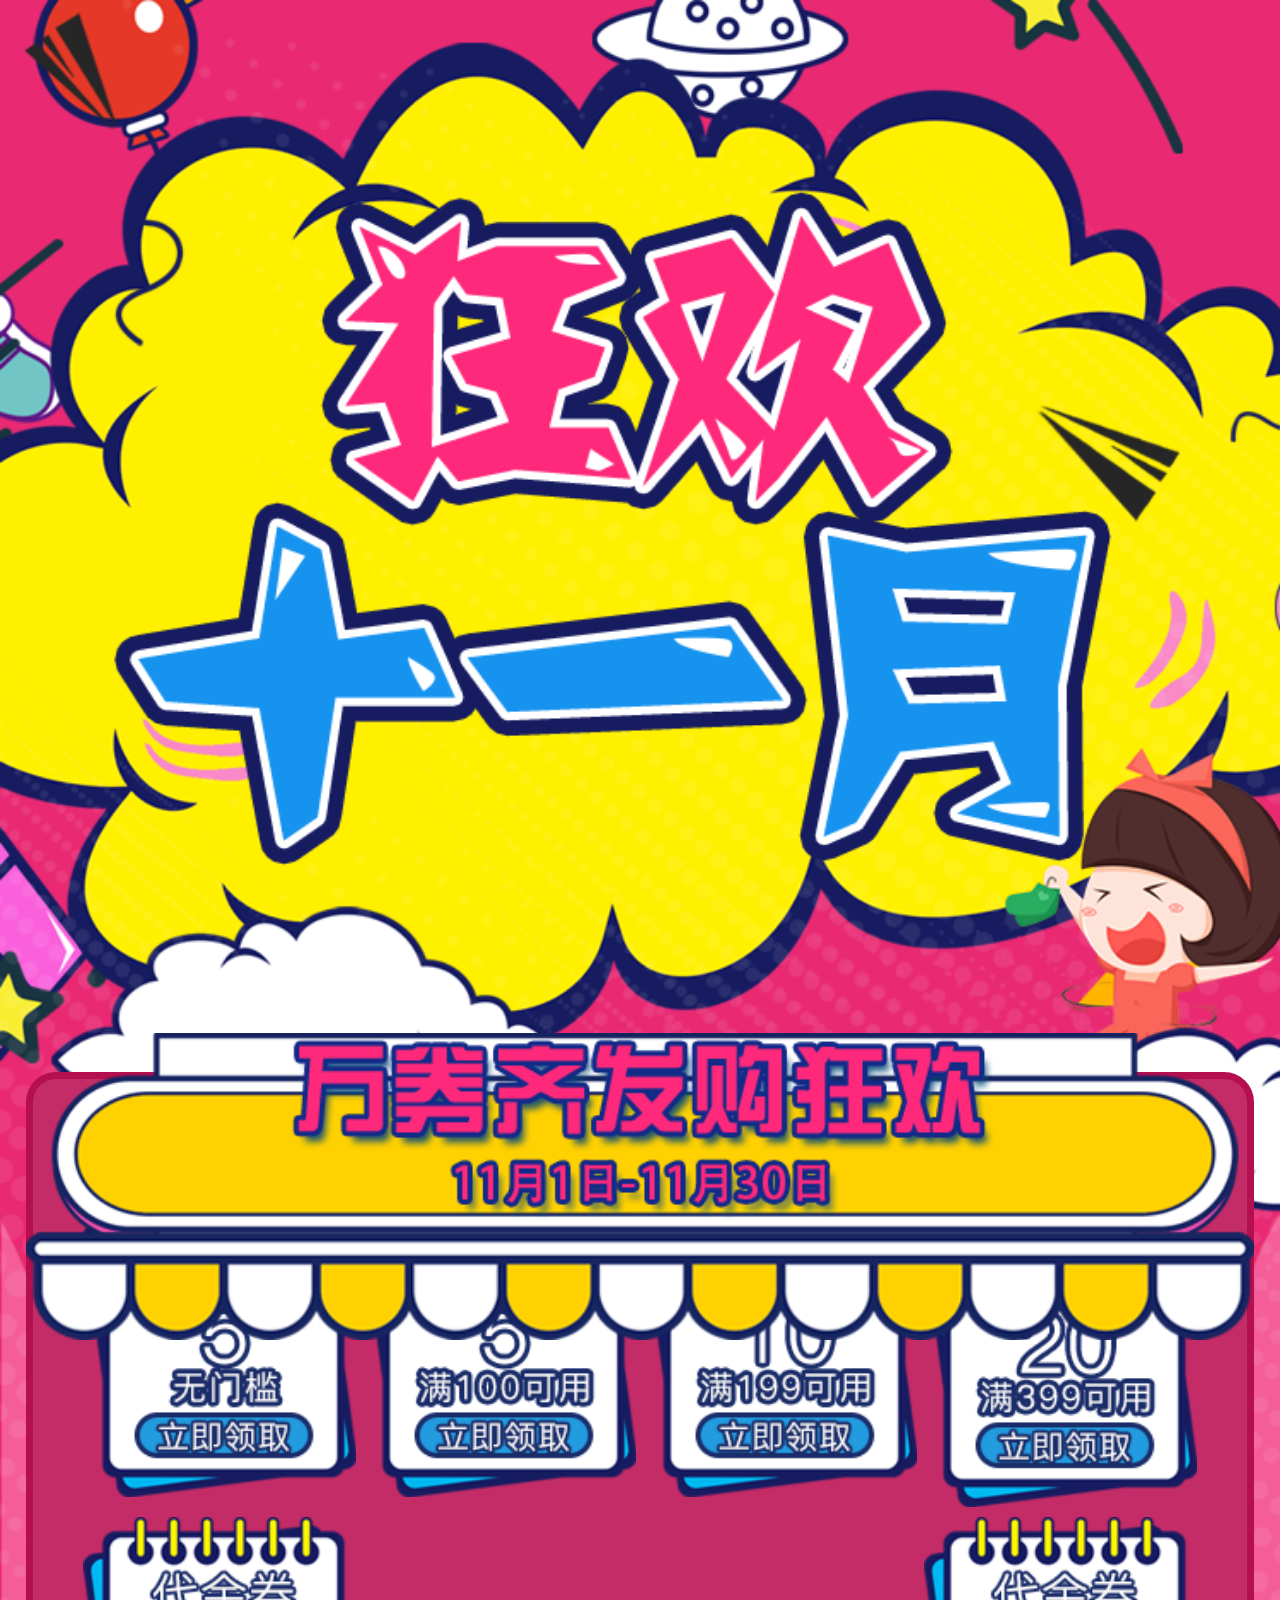
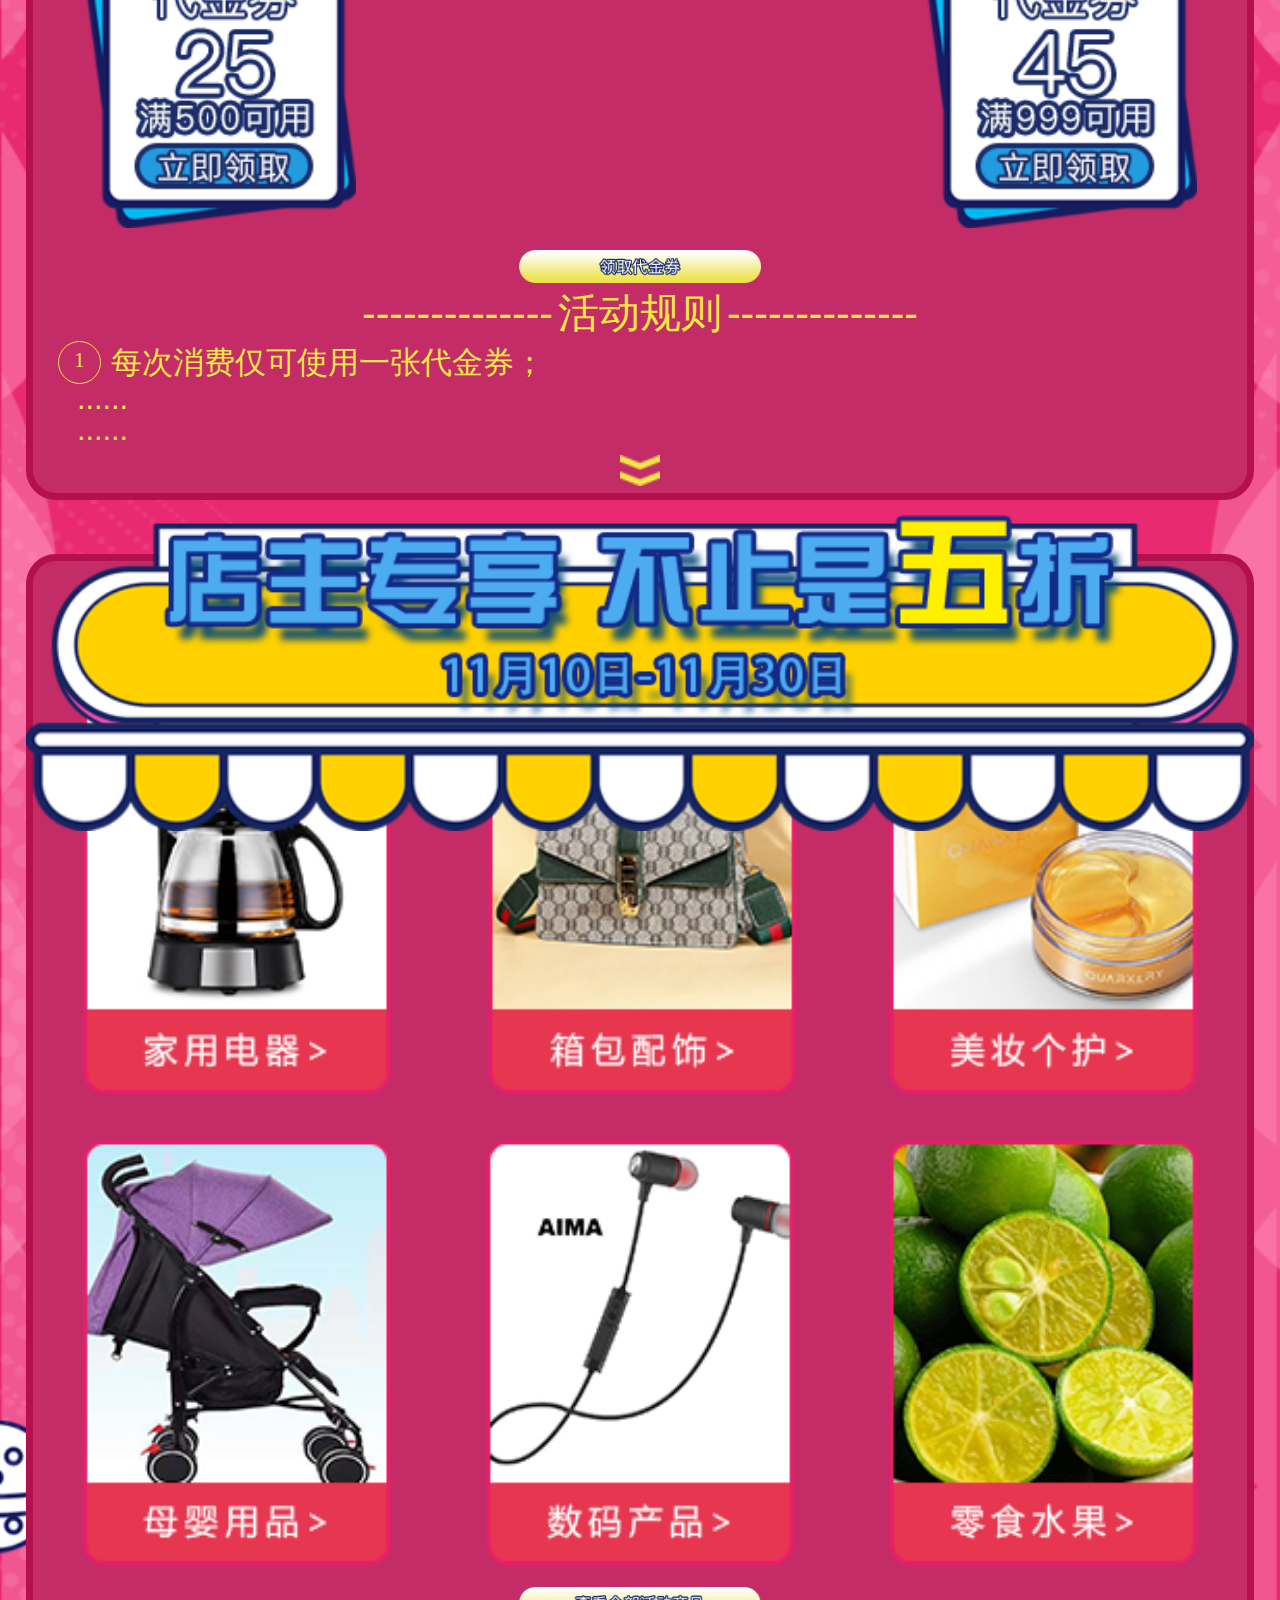
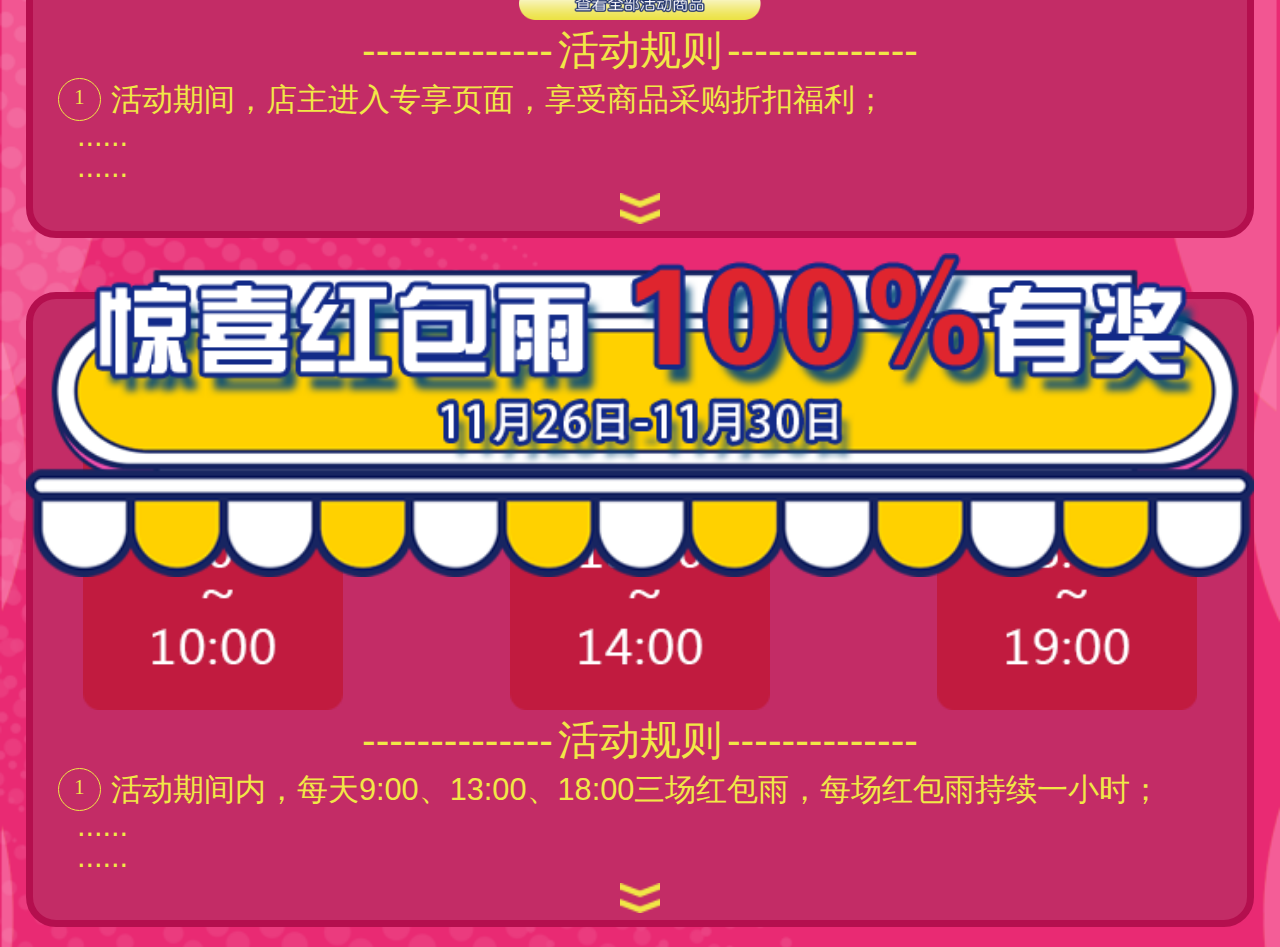
<file: couponActivityPage.html>
<!DOCTYPE html>
<html lang="en">
  <head>
    <meta charset="UTF-8" />
    <meta name="viewport" content="width=device-width, initial-scale=1.0, maximum-scale=1.0, user-scalable=no" />
    <title>偶的店活动页</title>
    <link rel="stylesheet" href="./css/reset.css" />
    <link rel="stylesheet" href="./css/h5Activity.css" />
    <link rel="shortcut icon" type="image/x-icon" href="./favicon.ico" />
  </head>
  <body>
    <section id="app">
      <section class="content-box first-box">
        <img src="./images/first-title.png" class="content-title" alt="" />
        <div class="content">
          <p class="content-info">活动期间登录APP，在首页或当前活动页面领取，每人限领一次</p>
          <div class="coupon-box">
            <img src="./images/coupon-1.png" class="coupon nomar" alt="" @click="receiveCoupon" />
            <img src="./images/coupon-2.png" class="coupon nomar" alt="" @click="receiveCoupon" />
            <img src="./images/coupon-3.png" class="coupon nomar" alt="" @click="receiveCoupon" />
            <img src="./images/coupon-4.png" class="coupon" alt="" @click="receiveCoupon" />
            <img src="./images/coupon-5.png" class="coupon" alt="" @click="receiveCoupon" />
            <img src="./images/coupon-6.png" class="coupon" alt="" @click="receiveCoupon" />
          </div>
          <img src="./images/create-btn.png" class="btn" alt="" @click="receiveCoupon" />
          <div class="rules">
            <p class="rules-title">--------------<span style="margin: 0 5px">活动规则</span>--------------</p>
            <div class="rules-content">
              <div class="rules-row">
                <div class="circle"><span>1</span></div>
                <span>每次消费仅可使用一张代金券；</span>
              </div>
              <template v-if="showFirstRules">
                <div class="rules-row">
                  <div class="circle"><span>2</span></div>
                  <span>代金券与平台其他优惠活动不可同时享受；</span>
                </div>
                <div class="rules-row">
                  <div class="circle"><span>3</span></div>
                  <span>每个账户仅有一次领取机会，代金券逾期未使用，视为用户主动放弃该福利权益，不补发；</span>
                </div>
                <div class="rules-row">
                  <div class="circle"><span>4</span></div>
                  <span>代金券仅可在【偶的店】APP端使用；</span>
                </div>
                <div class="rules-row">
                  <div class="circle"><span>5</span></div>
                  <span>对于采用不正当手段、技术手段从平台牟取非法利益的用户，本平台将依法追究其责任；</span>
                </div>
                <div class="rules-row">
                  <div class="circle"><span>6</span></div>
                  <span>所有使用代金券的订单，如在发货后产生退货行为，代金券不退还，不折现；</span>
                </div>
                <div class="rules-row">
                  <div class="circle"><span>7</span></div>
                  <span>【偶的店】保留对本次活动的最终解释权。</span>
                </div>
              </template>
              <template v-else>
                <div style="margin-left: 19px">
                  <span>......</span>
                </div>
                <div style="margin-left: 19px">
                  <span>......</span>
                </div>
              </template>
            </div>
            <div class="show-more">
              <img
                src="./images/showMore.png"
                data-current="0"
                :class="showFirstRules?'rotate':'normal'"
                @click="showMore"
                alt=""
              />
            </div>
          </div>
        </div>
      </section>
      <section class="content-box">
        <img src="./images/second-title.png" class="content-title" alt="" />
        <div class="content">
          <p class="content-info">活动期间售指定商品享劲爆折扣采购价</p>
          <div class="coupon-box">
            <img src="./images/goods-cate.png" class="goods-cate" alt="" />
          </div>
          <img src="./images/toGoods.png" class="btn" alt="" @click="toGoods" />
          <div class="rules">
            <p class="rules-title">--------------<span style="margin: 0 5px">活动规则</span>--------------</p>
            <div class="rules-content">
              <div class="rules-row">
                <div class="circle"><span>1</span></div>
                <span>活动期间，店主进入专享页面，享受商品采购折扣福利；</span>
              </div>
              <template v-if="showSecondRules">
                <div class="rules-row">
                  <div class="circle"><span>2</span></div>
                  <span> 商品采购折扣福利仅在活动期间享受，活动结束后，该类商品将恢复原始采购价；</span>
                </div>
                <div class="rules-row">
                  <div class="circle"><span>3</span></div>
                  <span
                    >专享折扣商品仅可在平台采购，不支持直接在平台购买，店主需要上架商品至小店，宣传店铺或具体销售；</span
                  >
                </div>
                <div class="rules-row">
                  <div class="circle"><span>4</span></div>
                  <span>活动仅是商品采购价进行折扣优惠，店主可自行设定商品销售价；</span>
                </div>
                <div class="rules-row">
                  <div class="circle"><span>5</span></div>
                  <span> 活动结束后，所有折扣采购商品将全部恢复原始采购价或下架，不再做另行通知；</span>
                </div>
                <div class="rules-row">
                  <div class="circle"><span>6</span></div>
                  <span
                    >活动期间，折扣优惠商品如有下架变更，所有变更即时生效，【偶的店】平台保留最终解释权，不再做另行通知。</span
                  >
                </div>
              </template>
              <template v-else>
                <div style="margin-left: 19px">
                  <span>......</span>
                </div>
                <div style="margin-left: 19px">
                  <span>......</span>
                </div>
              </template>
            </div>
            <div class="show-more">
              <img
                src="./images/showMore.png"
                data-current="1"
                :class="showSecondRules?'rotate':'normal'"
                @click="showMore"
                alt=""
              />
            </div>
          </div>
        </div>
      </section>
      <section class="content-box last-box">
        <img src="./images/third-title.png" class="content-title" alt="" />
        <div class="content">
          <div class="coupon-box">
            <img src="./images/first-time.png" class="re" alt="" />
            <img src="./images/second-time.png" class="re" alt="" />
            <img src="./images/third-time.png" class="re" alt="" />
          </div>
          <div class="rules">
            <p class="rules-title">--------------<span style="margin: 0 5px">活动规则</span>--------------</p>
            <div class="rules-content">
              <div class="rules-row">
                <div class="circle"><span>1</span></div>
                <span>活动期间内，每天9:00、13:00、18:00三场红包雨，每场红包雨持续一小时；</span>
              </div>
              <template v-if="showThirdRules">
                <div class="rules-row">
                  <div class="circle"><span>2</span></div>
                  <span
                    >用户参与每场红包雨可以获得一个随机红包奖励，每天最多可以获得三个红包奖励，每场红包雨仅可获得一个红包奖励；</span
                  >
                </div>
                <div class="rules-row">
                  <div class="circle"><span>3</span></div>
                  <span
                    >红包奖励包括现金奖励、消费代金券；现金红包奖励将发放至用户的任务账户，代金券将发放至“我的-卡券包”中；</span
                  >
                </div>
                <div class="rules-row">
                  <div class="circle"><span>4</span></div>
                  <span>请在有效期内使用代金券，且代金券不可折现、不可转赠；逾期未使用视为放弃优惠福利；</span>
                </div>
                <div class="rules-row">
                  <div class="circle"><span>5</span></div>
                  <span>对于采用不正当手段、技术手段从平台牟取非法利益的用户，本平台将依法追究其法律责任；</span>
                </div>
                <div class="rules-row">
                  <div class="circle"><span>6</span></div>
                  <span>【偶的店】保留对本次活动的最终解释权。</span>
                </div>
                <!-- <div class="rules-row">
                  <div class="circle"><span>7</span></div>
                  <span>[ 偶的店 ]保留对本次活动的最终解释权</span>
                </div> -->
              </template>
              <template v-else>
                <div style="margin-left: 19px">
                  <span>......</span>
                </div>
                <div style="margin-left: 19px">
                  <span>......</span>
                </div>
              </template>
            </div>
            <div class="show-more">
              <img
                src="./images/showMore.png"
                data-current="2"
                :class="showThirdRules?'rotate':'normal'"
                @click="showMore"
                alt=""
              />
            </div>
          </div>
        </div>
      </section>
      <section class="mask" v-if="isShowMask">
        <div class="mask-content">
          <img class="cancel-btn" src="./images/cancel.png" alt="" @click="isShowMask = false" />
          <p class="mask-info">{{receiveType[`${receiveStatus}`]}}</p>
          <div class="mask-tip">代金券已放至我的-卡券包中，快去使用吧~</div>
          <div class="mask-btn" @click="jumpTo">查看代金券</div>
        </div>
      </section>
    </section>
  </body>
  <script src="./js/vue.min.js"></script>
  <script src="./js/axios.min.js"></script>
  <script>
    var request = "http://192.168.110.78:8805";
    // var request = "http://appapi.1qishun.com";
    var htmlWidth = document.documentElement.clientWidth || document.body.clientWidth;
    var htmlDom = document.getElementsByTagName("html")[0];
    htmlDom.style.fontSize = htmlWidth / 10 + "px";
    var Nav = window.navigator.userAgent.toLowerCase();
    var isIphone = `${Nav}`.includes("iphone");
    var userId;
    var reactiveData = {
      showFirstRules: false,
      showSecondRules: false,
      showThirdRules: false,
      isShowMask: false,
      receiveType: {
        0: "已领取过代金券",
        1: "领取完成",
      },
      receiveStatus: 1,
    };
    let _data = {
      jumpName: isIphone ? "YQSTicketMannagerVC" : "com.lanhai.yiqishun.mine.fragment.MineCouponFragment",
      jumpValue: {
        url: URL + `?userId=${userId}`,
        [isIphone ? "pageTitle" : "title"]: name,
      },
    };
    let temp = false;
    let vm = new Vue({
      el: "#app",
      data: reactiveData,
      created() {},
      methods: {
        showMore(e) {
          let current = +e.target.dataset.current;
          switch (current) {
            case 0:
              this.showFirstRules = !this.showFirstRules;
              break;
            case 1:
              this.showSecondRules = !this.showSecondRules;
              break;
            case 2:
              this.showThirdRules = !this.showThirdRules;
              break;
          }
        },
        jump(_data) {
          if (window.webkit || window.android) {
            if (isIphone) {
              window.webkit.messageHandlers.callIOS.postMessage(_data);
            } else {
              window.android.callAndroid(JSON.stringify(_data));
            }
          } else {
            alert("请在APP中打开！");
          }
        },
        toGoods() {
          window.location.href = "https://activity.1qishun.com/shop/choose";
        },
        jumpTo() {
          this.jump(_data);
        },
        receiveCoupon() {
          if (!userId) {
            alert("非法路径");
            return;
          }
          if (!temp) {
            temp = true;
            axios
              .get(request + "/api/userVoucher/addUserVoucherToH5?userId=" + userId + "&issuingId=45")
              .then(({ data }) => {
                this.receiveStatus = data.result;
                temp = false;
                this.isShowMask = true;
              })
              .catch((err) => {
                alert("网络错误，请稍后重试!");
              });
          }
        },
      },
    });
    (function () {
      userId = getQueryString("userId");
      if (!userId) {
        alert("非法路径");
        return;
      }
    })();
    function getQueryString(name) {
      var reg = new RegExp("(^|&)" + name + "=([^&]*)(&|$)", "i");
      var r = window.location.search.substr(1).match(reg);
      if (r != null) {
        return unescape(r[2]);
      }
      return null;
    }
  </script>
</html>
</file>
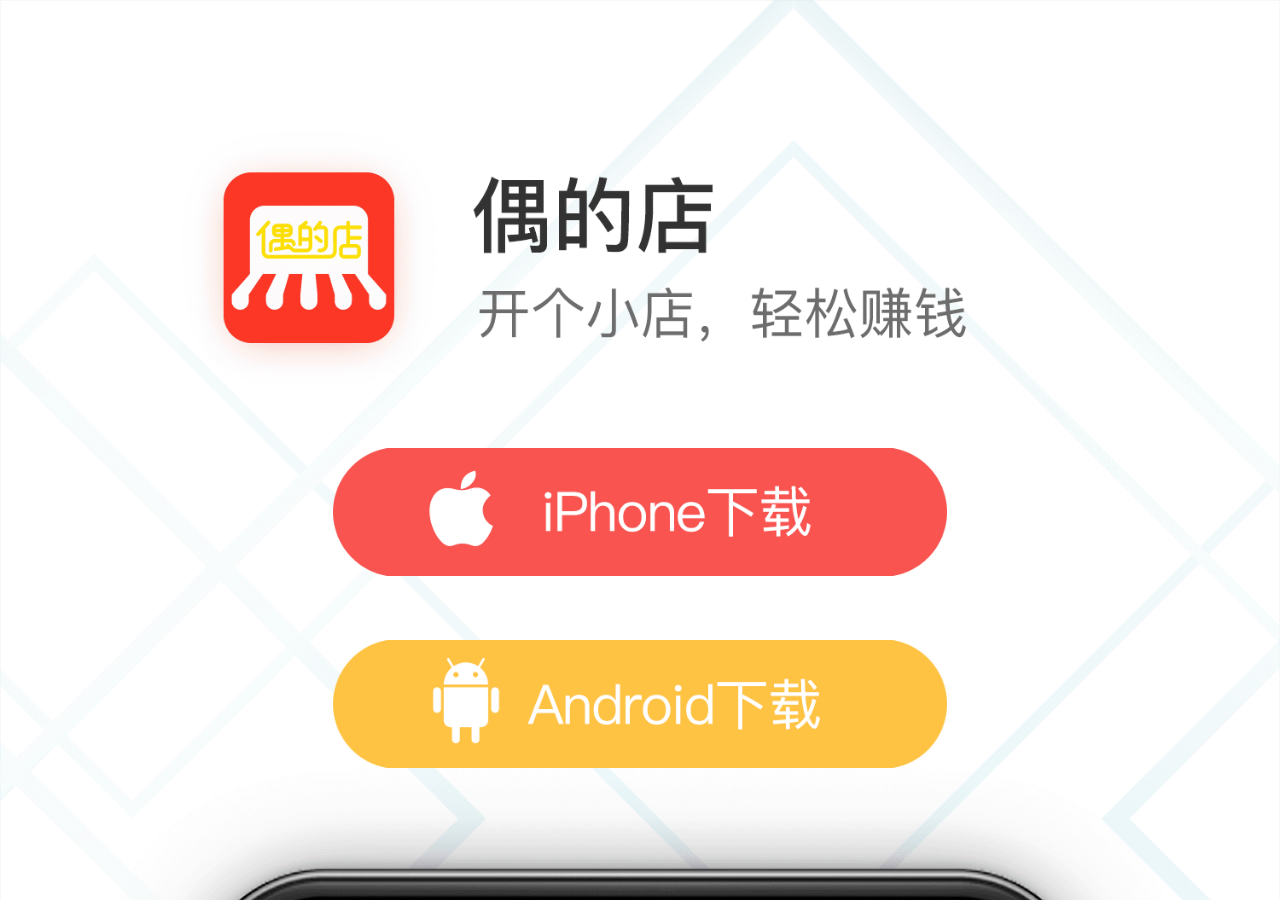
<file: download.html>
<!DOCTYPE html>
<html lang="zh-CN">
  <head>
    <meta charset="UTF-8" />
    <meta
      name="viewport"
      content="width=device-width, initial-scale=1.0, maximum-scale=1.0, minimum-scale=1.0, user-scalable=no viewport-fit=cover"
    />
    <title>偶的店app下载</title>
    <link rel="shortcut icon" type="image/x-icon" href="./favicon.ico" />
    <style>
      .content {
        position: relative;
        top: 0;
        left: 0;
        width: 100vw;
        height: 100vh;
        background-image: url("./img/background.png");
        background-repeat: no-repeat;
        background-size: cover;
        background-position: top center;
        box-sizing: border-box;
      }
      .link {
        position: relative;
        padding-top: 35vw;
        text-align: center;
        z-index: 9;
      }
      .andriod {
        width: 48vw;
        height: 10vw;
        display: block;
        margin: 0 auto;
        background-image: url("./img/andriod.png");
        background-repeat: no-repeat;
        background-size: cover;
        background-position: center;
        margin-top: 5vw;
      }
      .ios {
        width: 48vw;
        height: 10vw;
        display: block;
        margin: 0 auto;
        background-image: url("./img/iphone.png");
        background-repeat: no-repeat;
        background-size: cover;
        background-position: center;
      }

      /* 浏览器打开蒙版 */
      .share-alert {
        position: fixed;
        left: 0;
        top: 0;
        height: 100%;
        z-index: 1000;
        display: none;
      }
      .share-alert > .share-alert-bg {
        position: fixed;
        width: 100%;
        left: 0;
        top: 0;
        height: 100%;
        background: rgba(0, 0, 0, 0.8);
        z-index: 1000;
        margin: 0 auto;
      }
      .share-alert > .share-alert-content {
        position: fixed;
        left: 0;
        right: 0;
        top: 20px;
        z-index: 10001;
        text-align: center;
      }
      .share-alert > .share-alert-content > img {
        width: 80%;
        margin-bottom: 30px;
      }
      .share-alert > .share-alert-content > a > img {
        width: 30%;
        height: 7%;
      }
    </style>
    <link href="./css/reset.css" rel="stylesheet" type="text/css" />
  </head>
  <body>
    <div class="content">
      <div class="link">
        <a href="https://apps.apple.com/cn/app/id1478848866" class="ios" target="_self"></a>
        <a
          href="http://file.1qishun.com/upload/appVersion/%E5%81%B6%E7%9A%84%E5%BA%97.apk"
          class="andriod"
          target="_self"
        ></a>
      </div>
    </div>
    <div class="share-alert" id="share-alert">
      <div class="share-alert-bg"></div>
      <div class="share-alert-content">
        <img alt="" src="./img/shade.png" />
        <a class="close" onclick="closeAlert()" href="javascript:;">
          <img alt="" src="./img/know.png" />
        </a>
      </div>
    </div>
  </body>
  <script>
    var share = document.getElementById("share-alert");
    // 验证微信内浏览器
    function validWXNav() {
      var ua = navigator.userAgent.toLowerCase();
      return ua.match(/MicroMessenger/i) == "micromessenger";
    }
    function closeAlert() {
      share.style.display = "none";
    }
    //弹窗
    (function () {
      validWXNav() && (share.style.display = "block");
    })();
  </script>
</html>
</file>
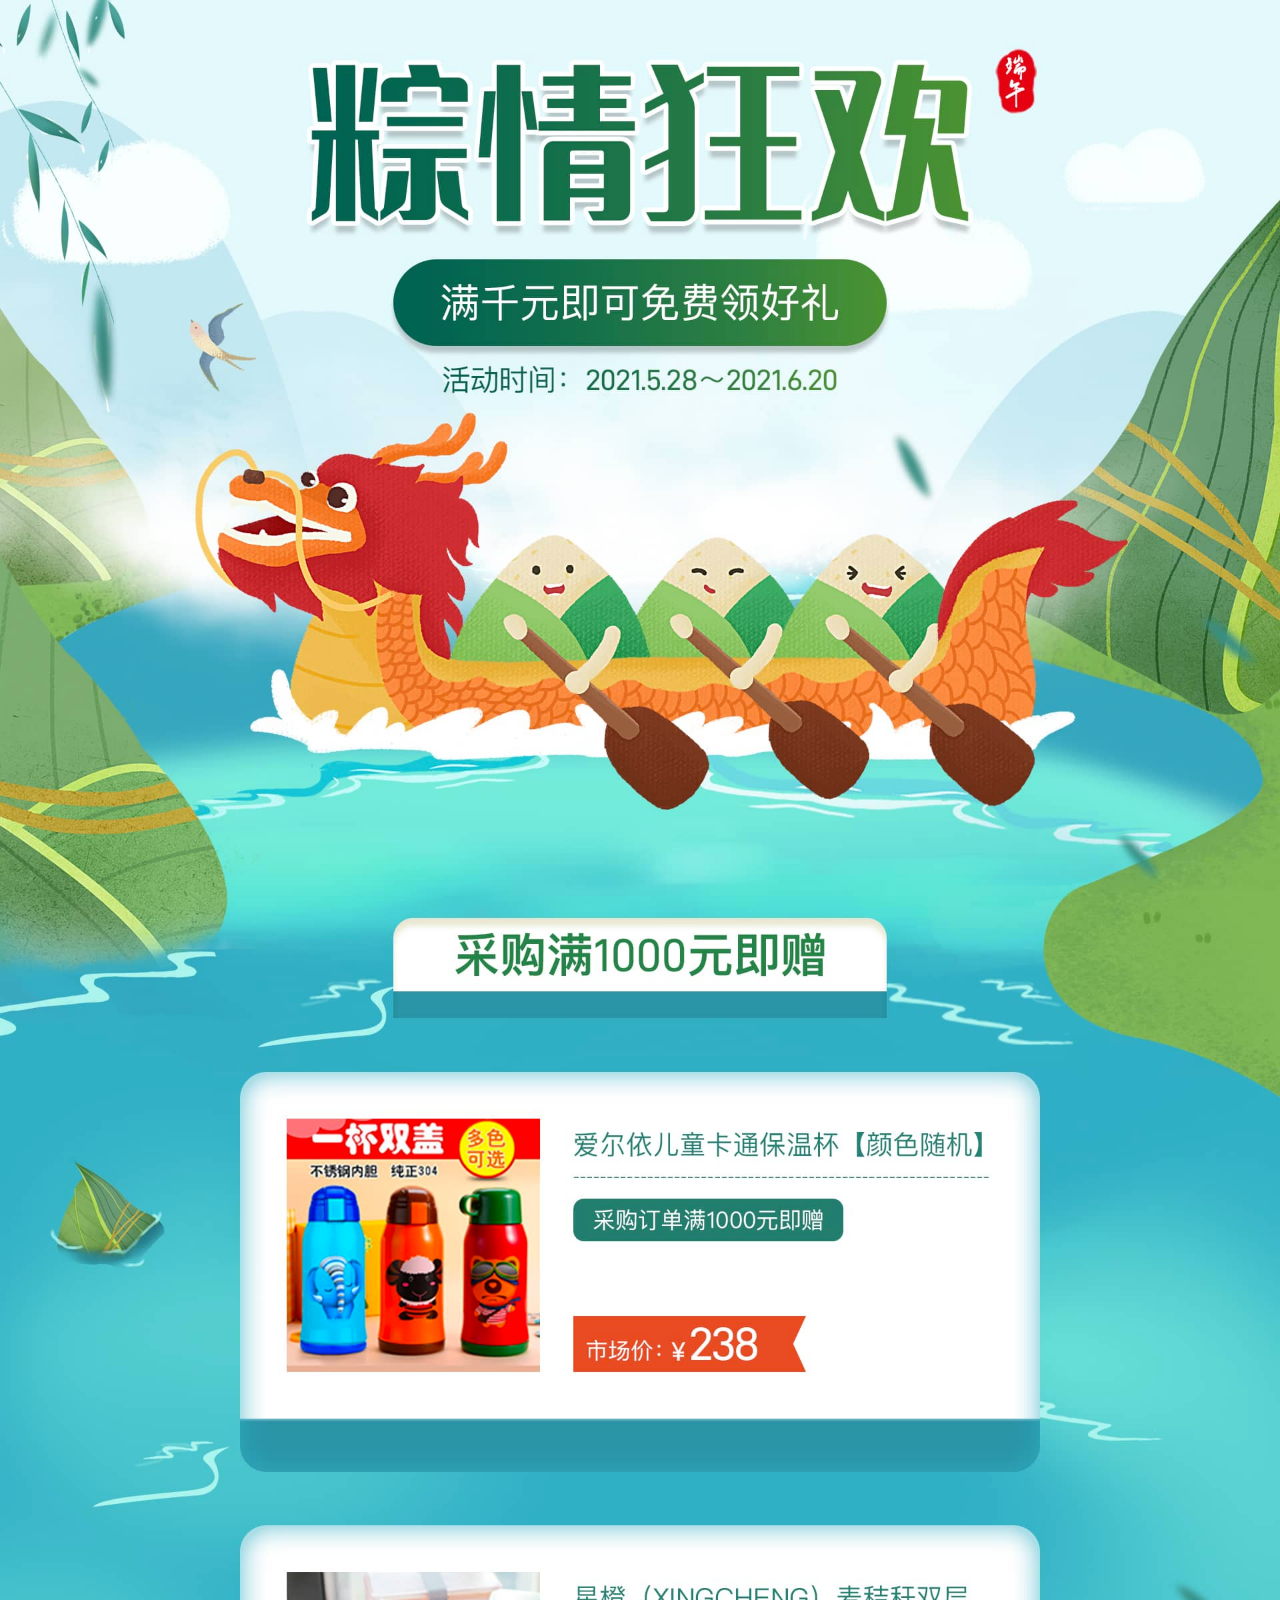
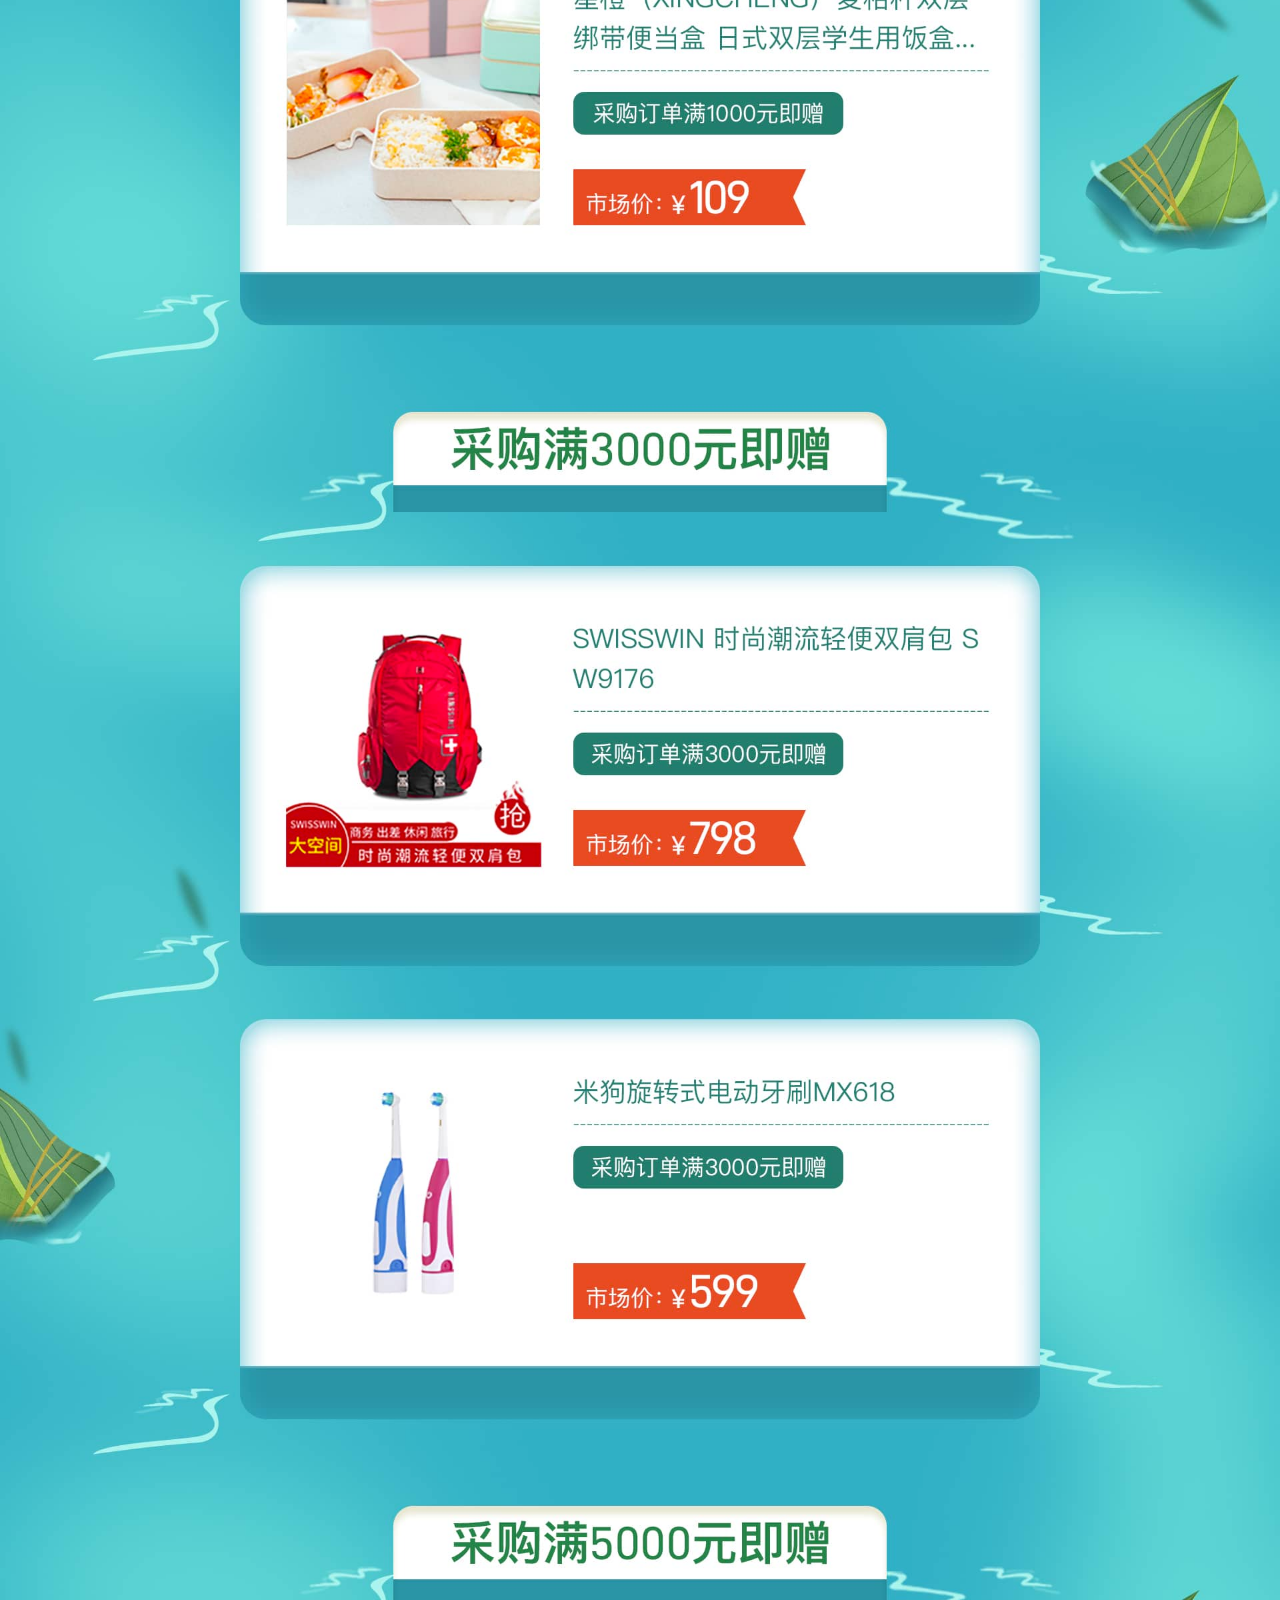
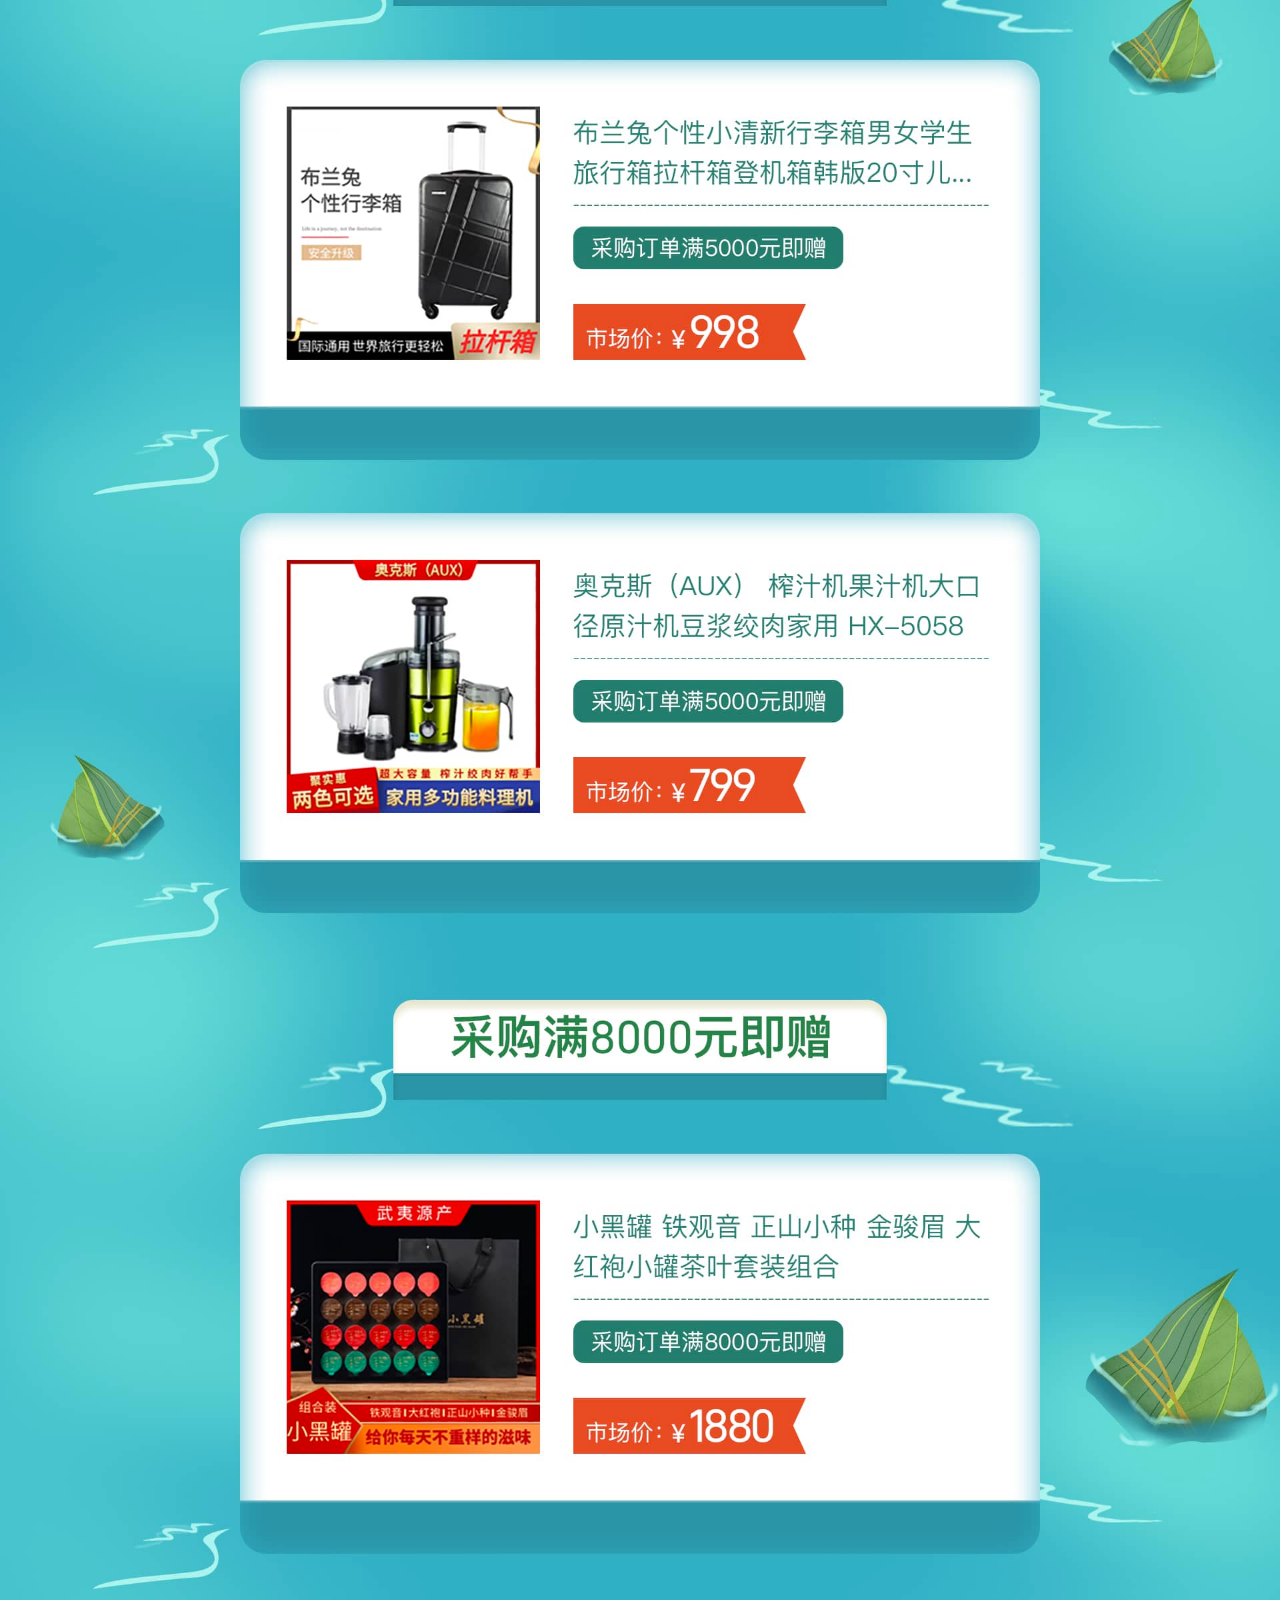
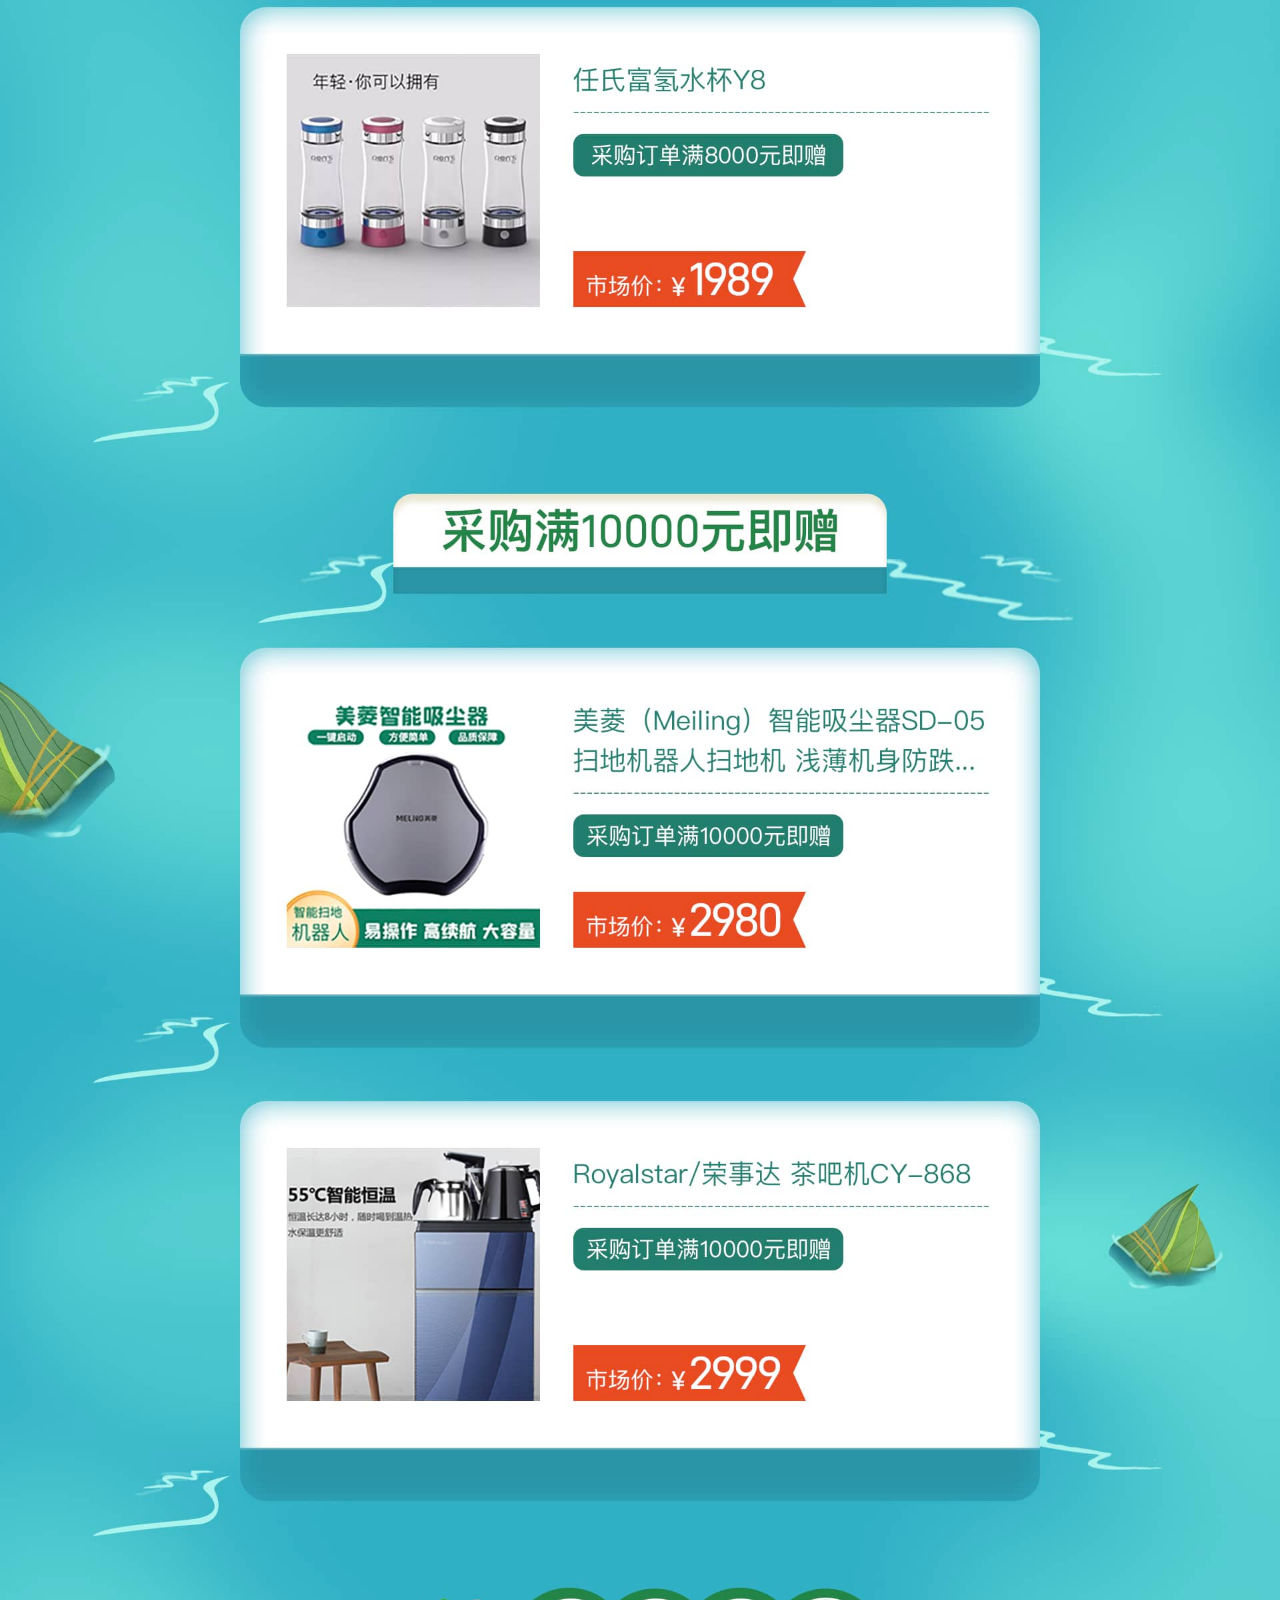
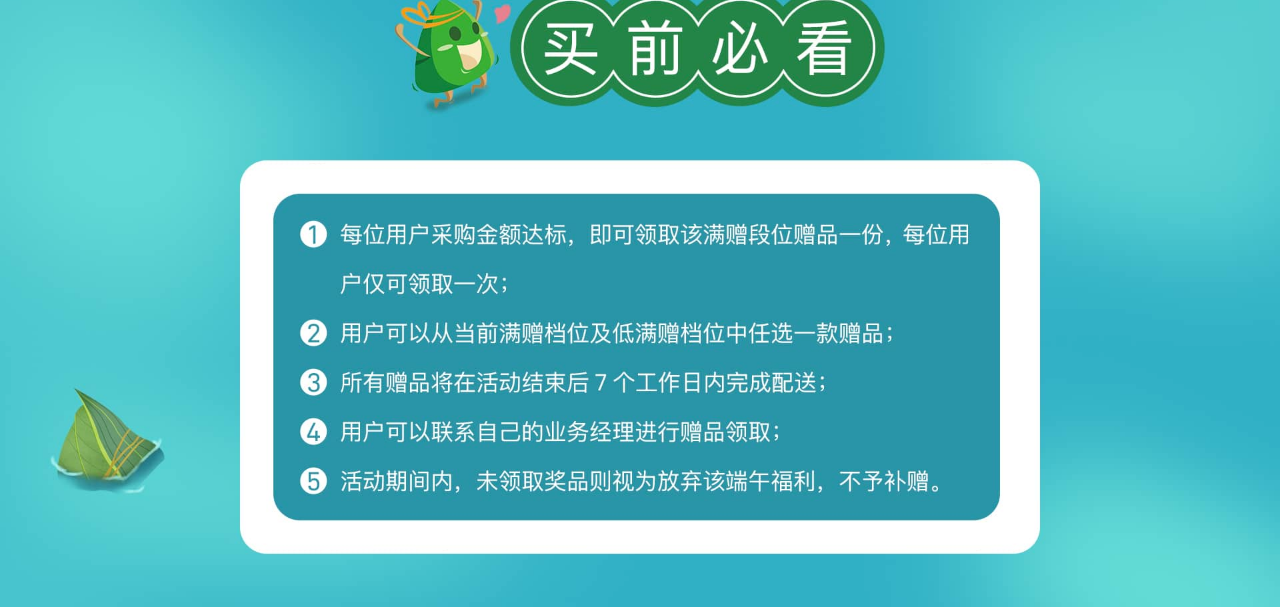
<file: duanwu.html>
<!DOCTYPE html>
<html lang="zh-CN">
  <head>
    <meta charset="UTF-8" />
    <meta http-equiv="X-UA-Compatible" content="IE=edge" />
    <meta
      name="viewport"
      content="width=device-width, initial-scale=1.0, maximum-scale=1.0, minimum-scale=1.0, user-scalable=no viewport-fit=cover"
    />
    <title>端午节活动详情</title>
    <link rel="stylesheet" href="./css/reset.css" />
    <style>
      .content {
        width: 100%;
        height: auto;
      }
    </style>
  </head>
  <body>
    <img src="./img//21-6-14.jpg" alt="" class="content" />
  </body>
</html>
</file>
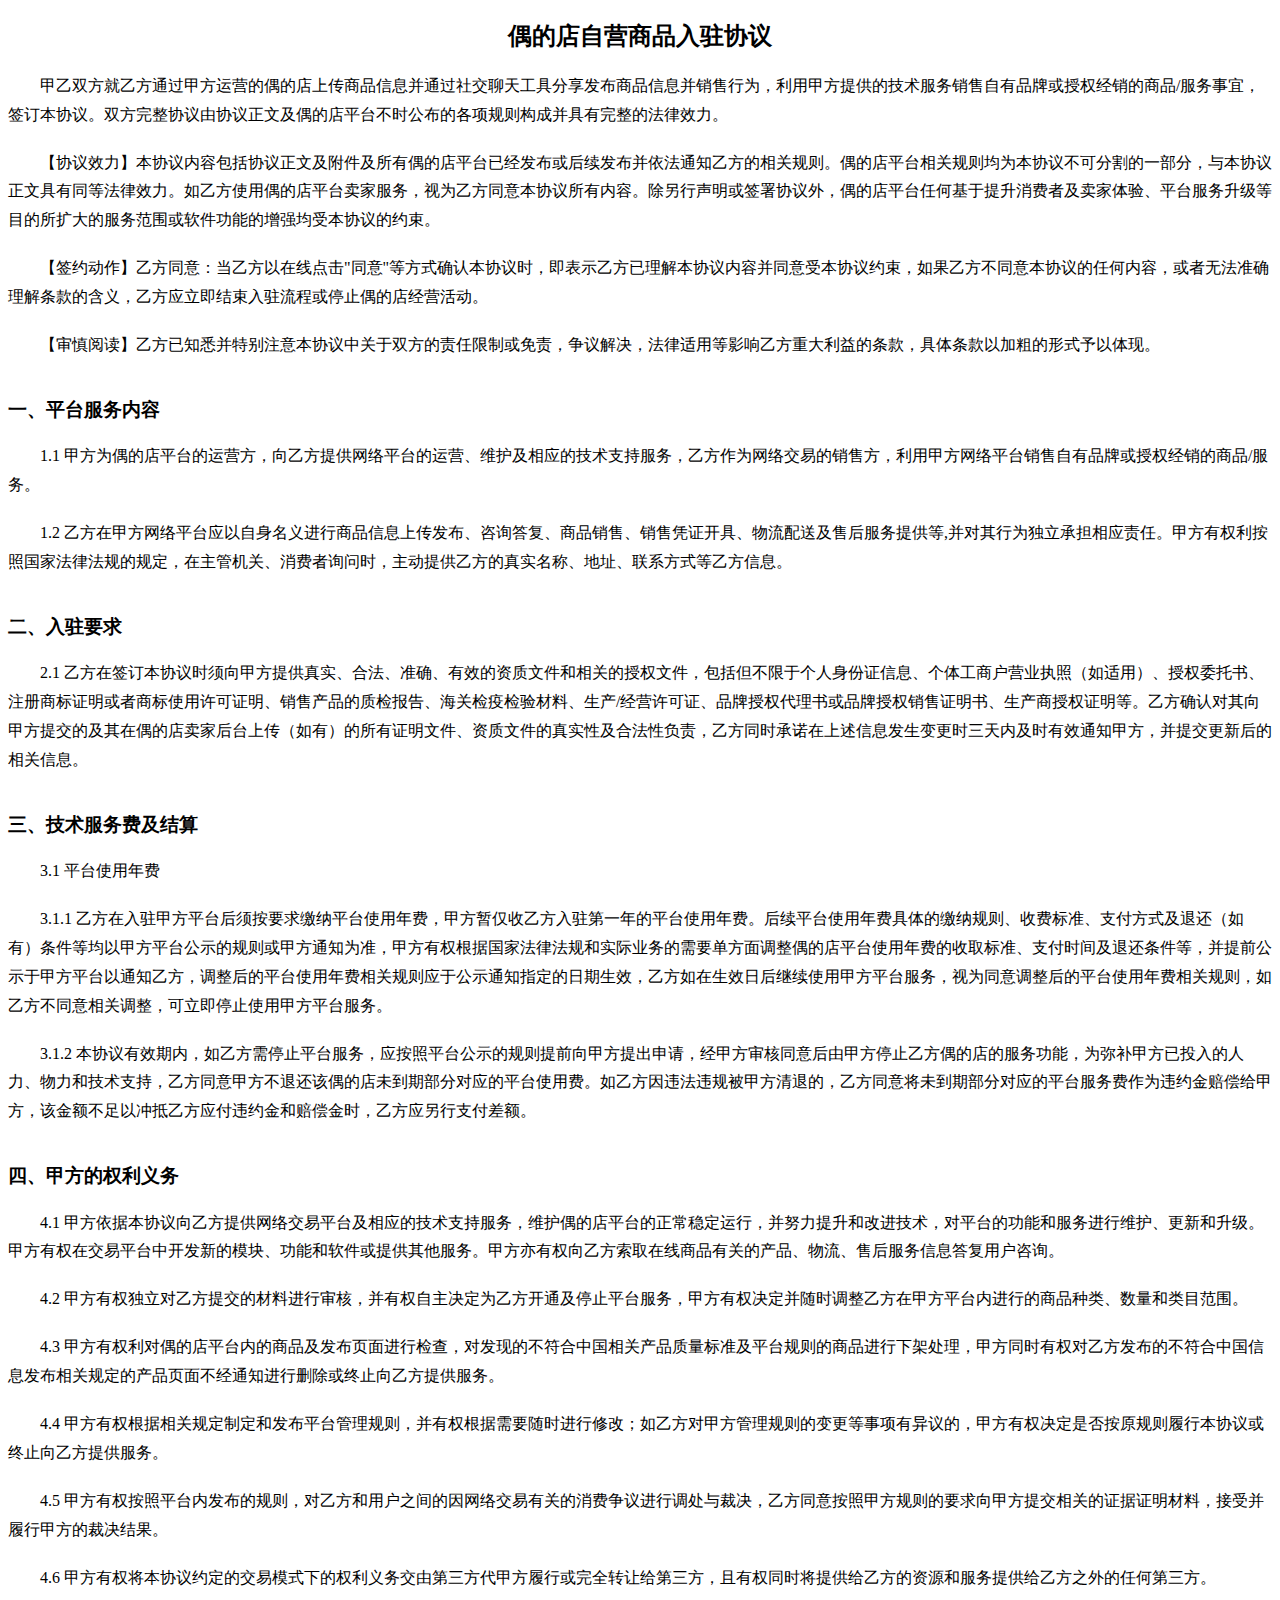
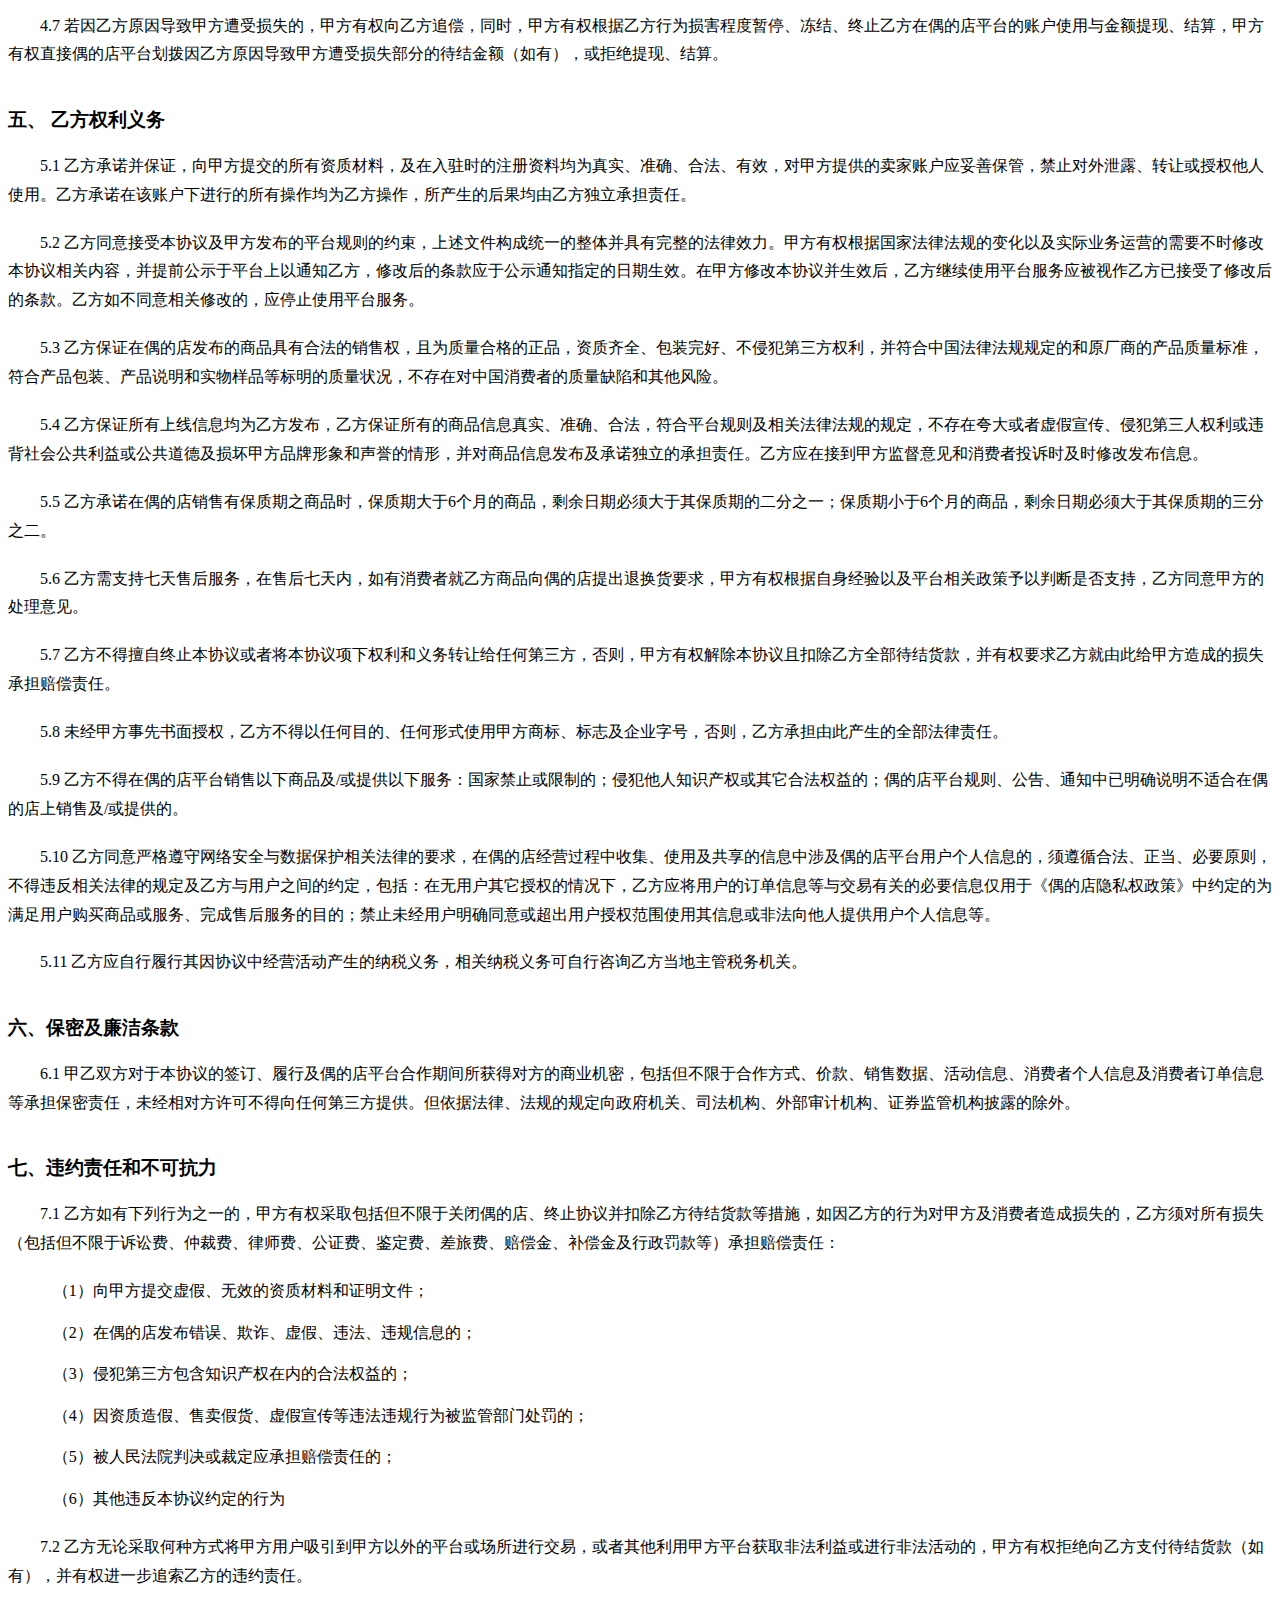
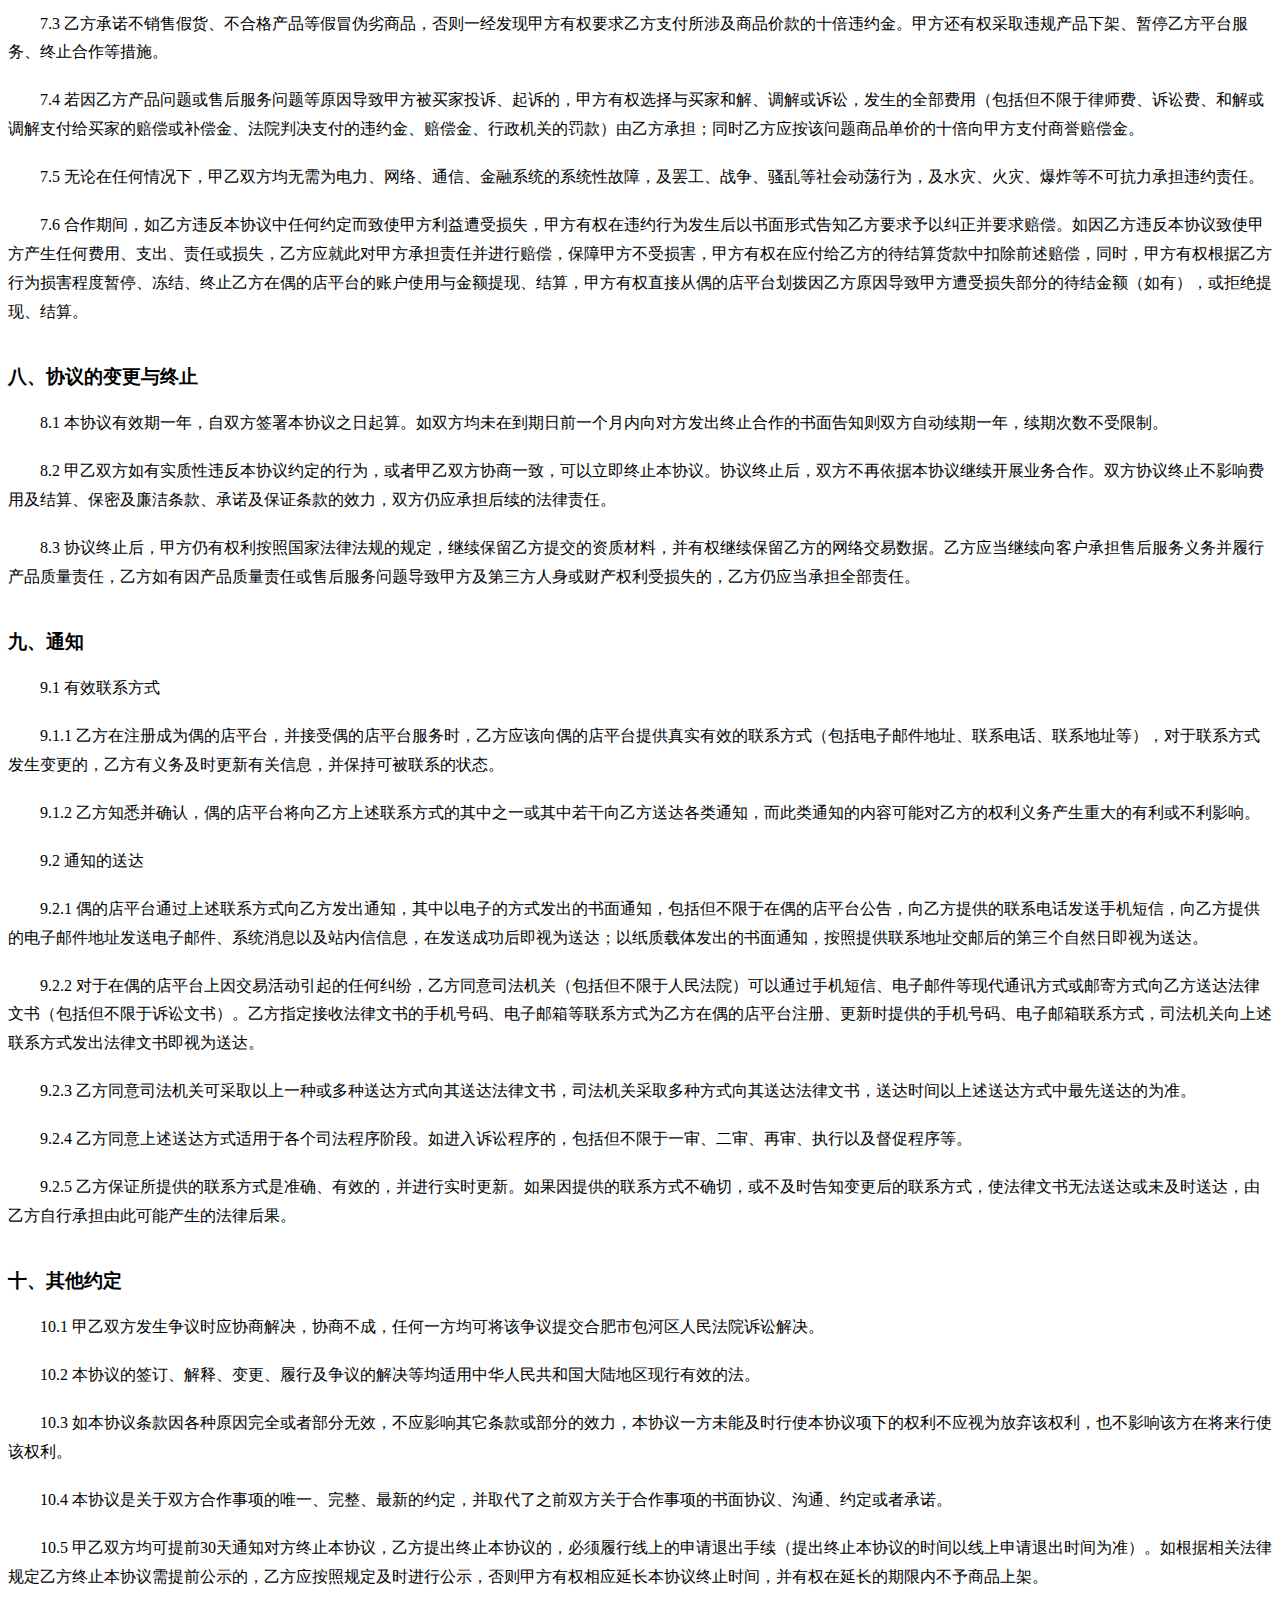
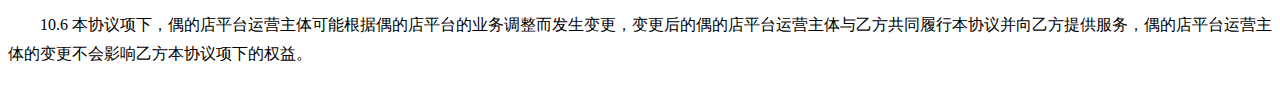
<file: protcol.html>
<!DOCTYPE html>
<html lang="en">
  <head>
    <meta charset="UTF-8" />
    <meta
      name="viewport"
      content="width=device-width, initial-scale=1.0, maximum-scale=1.0, minimum-scale=1.0, user-scalable=no viewport-fit=cover"
    />
    <title>偶的店自营商品入驻协议</title>
    <link rel="shortcut icon" type="image/x-icon" href="./favicon.ico" />
    <style>
      h2 {
        text-align: center;
      }
      h3 {
        margin-top: 2em;
      }
      p {
        text-indent: 2em;
        line-height: 1.8;
        margin: 1.5vw 0;
      }
      .list-item {
        margin: 1vw;
      }
    </style>
  </head>
  <body>
    <h2>偶的店自营商品入驻协议</h2>
    <p>
      甲乙双方就乙方通过甲方运营的偶的店上传商品信息并通过社交聊天工具分享发布商品信息并销售行为，利用甲方提供的技术服务销售自有品牌或授权经销的商品/服务事宜，签订本协议。双方完整协议由协议正文及偶的店平台不时公布的各项规则构成并具有完整的法律效力。
    </p>
    <p>
      【协议效力】本协议内容包括协议正文及附件及所有偶的店平台已经发布或后续发布并依法通知乙方的相关规则。偶的店平台相关规则均为本协议不可分割的一部分，与本协议正文具有同等法律效力。如乙方使用偶的店平台卖家服务，视为乙方同意本协议所有内容。除另行声明或签署协议外，偶的店平台任何基于提升消费者及卖家体验、平台服务升级等目的所扩大的服务范围或软件功能的增强均受本协议的约束。
    </p>
    <p>
      【签约动作】乙方同意：当乙方以在线点击"同意"等方式确认本协议时，即表示乙方已理解本协议内容并同意受本协议约束，如果乙方不同意本协议的任何内容，或者无法准确理解条款的含义，乙方应立即结束入驻流程或停止偶的店经营活动。
    </p>
    <p>
      【审慎阅读】乙方已知悉并特别注意本协议中关于双方的责任限制或免责，争议解决，法律适用等影响乙方重大利益的条款，具体条款以加粗的形式予以体现。
    </p>
    <h3>一、平台服务内容</h3>
    <p>
      1.1
      甲方为偶的店平台的运营方，向乙方提供网络平台的运营、维护及相应的技术支持服务，乙方作为网络交易的销售方，利用甲方网络平台销售自有品牌或授权经销的商品/服务。
    </p>
    <p>
      1.2
      乙方在甲方网络平台应以自身名义进行商品信息上传发布、咨询答复、商品销售、销售凭证开具、物流配送及售后服务提供等,并对其行为独立承担相应责任。甲方有权利按照国家法律法规的规定，在主管机关、消费者询问时，主动提供乙方的真实名称、地址、联系方式等乙方信息。
    </p>
    <h3>二、入驻要求</h3>
    <p>
      2.1
      乙方在签订本协议时须向甲方提供真实、合法、准确、有效的资质文件和相关的授权文件，包括但不限于个人身份证信息、个体工商户营业执照（如适用）、授权委托书、注册商标证明或者商标使用许可证明、销售产品的质检报告、海关检疫检验材料、生产/经营许可证、品牌授权代理书或品牌授权销售证明书、生产商授权证明等。乙方确认对其向甲方提交的及其在偶的店卖家后台上传（如有）的所有证明文件、资质文件的真实性及合法性负责，乙方同时承诺在上述信息发生变更时三天内及时有效通知甲方，并提交更新后的相关信息。
    </p>
    <h3>三、技术服务费及结算</h3>
    <p>3.1 平台使用年费</p>
    <p>
      3.1.1
      乙方在入驻甲方平台后须按要求缴纳平台使用年费，甲方暂仅收乙方入驻第一年的平台使用年费。后续平台使用年费具体的缴纳规则、收费标准、支付方式及退还（如有）条件等均以甲方平台公示的规则或甲方通知为准，甲方有权根据国家法律法规和实际业务的需要单方面调整偶的店平台使用年费的收取标准、支付时间及退还条件等，并提前公示于甲方平台以通知乙方，调整后的平台使用年费相关规则应于公示通知指定的日期生效，乙方如在生效日后继续使用甲方平台服务，视为同意调整后的平台使用年费相关规则，如乙方不同意相关调整，可立即停止使用甲方平台服务。
    </p>
    <p>
      3.1.2
      本协议有效期内，如乙方需停止平台服务，应按照平台公示的规则提前向甲方提出申请，经甲方审核同意后由甲方停止乙方偶的店的服务功能，为弥补甲方已投入的人力、物力和技术支持，乙方同意甲方不退还该偶的店未到期部分对应的平台使用费。如乙方因违法违规被甲方清退的，乙方同意将未到期部分对应的平台服务费作为违约金赔偿给甲方，该金额不足以冲抵乙方应付违约金和赔偿金时，乙方应另行支付差额。
    </p>
    <h3>四、甲方的权利义务</h3>
    <p>
      4.1
      甲方依据本协议向乙方提供网络交易平台及相应的技术支持服务，维护偶的店平台的正常稳定运行，并努力提升和改进技术，对平台的功能和服务进行维护、更新和升级。甲方有权在交易平台中开发新的模块、功能和软件或提供其他服务。甲方亦有权向乙方索取在线商品有关的产品、物流、售后服务信息答复用户咨询。
    </p>
    <p>
      4.2
      甲方有权独立对乙方提交的材料进行审核，并有权自主决定为乙方开通及停止平台服务，甲方有权决定并随时调整乙方在甲方平台内进行的商品种类、数量和类目范围。
    </p>
    <p>
      4.3
      甲方有权利对偶的店平台内的商品及发布页面进行检查，对发现的不符合中国相关产品质量标准及平台规则的商品进行下架处理，甲方同时有权对乙方发布的不符合中国信息发布相关规定的产品页面不经通知进行删除或终止向乙方提供服务。
    </p>
    <p>
      4.4
      甲方有权根据相关规定制定和发布平台管理规则，并有权根据需要随时进行修改；如乙方对甲方管理规则的变更等事项有异议的，甲方有权决定是否按原规则履行本协议或终止向乙方提供服务。
    </p>
    <p>
      4.5
      甲方有权按照平台内发布的规则，对乙方和用户之间的因网络交易有关的消费争议进行调处与裁决，乙方同意按照甲方规则的要求向甲方提交相关的证据证明材料，接受并履行甲方的裁决结果。
    </p>
    <p>
      4.6
      甲方有权将本协议约定的交易模式下的权利义务交由第三方代甲方履行或完全转让给第三方，且有权同时将提供给乙方的资源和服务提供给乙方之外的任何第三方。
    </p>
    <p>
      4.7
      若因乙方原因导致甲方遭受损失的，甲方有权向乙方追偿，同时，甲方有权根据乙方行为损害程度暂停、冻结、终止乙方在偶的店平台的账户使用与金额提现、结算，甲方有权直接偶的店平台划拨因乙方原因导致甲方遭受损失部分的待结金额（如有），或拒绝提现、结算。
    </p>
    <h3>五、 乙方权利义务</h3>
    <p>
      5.1
      乙方承诺并保证，向甲方提交的所有资质材料，及在入驻时的注册资料均为真实、准确、合法、有效，对甲方提供的卖家账户应妥善保管，禁止对外泄露、转让或授权他人使用。乙方承诺在该账户下进行的所有操作均为乙方操作，所产生的后果均由乙方独立承担责任。
    </p>
    <p>
      5.2
      乙方同意接受本协议及甲方发布的平台规则的约束，上述文件构成统一的整体并具有完整的法律效力。甲方有权根据国家法律法规的变化以及实际业务运营的需要不时修改本协议相关内容，并提前公示于平台上以通知乙方，修改后的条款应于公示通知指定的日期生效。在甲方修改本协议并生效后，乙方继续使用平台服务应被视作乙方已接受了修改后的条款。乙方如不同意相关修改的，应停止使用平台服务。
    </p>
    <p>
      5.3
      乙方保证在偶的店发布的商品具有合法的销售权，且为质量合格的正品，资质齐全、包装完好、不侵犯第三方权利，并符合中国法律法规规定的和原厂商的产品质量标准，符合产品包装、产品说明和实物样品等标明的质量状况，不存在对中国消费者的质量缺陷和其他风险。
    </p>
    <p>
      5.4
      乙方保证所有上线信息均为乙方发布，乙方保证所有的商品信息真实、准确、合法，符合平台规则及相关法律法规的规定，不存在夸大或者虚假宣传、侵犯第三人权利或违背社会公共利益或公共道德及损坏甲方品牌形象和声誉的情形，并对商品信息发布及承诺独立的承担责任。乙方应在接到甲方监督意见和消费者投诉时及时修改发布信息。
    </p>
    <p>
      5.5
      乙方承诺在偶的店销售有保质期之商品时，保质期大于6个月的商品，剩余日期必须大于其保质期的二分之一；保质期小于6个月的商品，剩余日期必须大于其保质期的三分之二。
    </p>
    <p>
      5.6
      乙方需支持七天售后服务，在售后七天内，如有消费者就乙方商品向偶的店提出退换货要求，甲方有权根据自身经验以及平台相关政策予以判断是否支持，乙方同意甲方的处理意见。
    </p>
    <p>
      5.7
      乙方不得擅自终止本协议或者将本协议项下权利和义务转让给任何第三方，否则，甲方有权解除本协议且扣除乙方全部待结货款，并有权要求乙方就由此给甲方造成的损失承担赔偿责任。
    </p>
    <p>
      5.8
      未经甲方事先书面授权，乙方不得以任何目的、任何形式使用甲方商标、标志及企业字号，否则，乙方承担由此产生的全部法律责任。
    </p>
    <p>
      5.9
      乙方不得在偶的店平台销售以下商品及/或提供以下服务：国家禁止或限制的；侵犯他人知识产权或其它合法权益的；偶的店平台规则、公告、通知中已明确说明不适合在偶的店上销售及/或提供的。
    </p>
    <p>
      5.10
      乙方同意严格遵守网络安全与数据保护相关法律的要求，在偶的店经营过程中收集、使用及共享的信息中涉及偶的店平台用户个人信息的，须遵循合法、正当、必要原则，不得违反相关法律的规定及乙方与用户之间的约定，包括：在无用户其它授权的情况下，乙方应将用户的订单信息等与交易有关的必要信息仅用于《偶的店隐私权政策》中约定的为满足用户购买商品或服务、完成售后服务的目的；禁止未经用户明确同意或超出用户授权范围使用其信息或非法向他人提供用户个人信息等。
    </p>
    <p>
      5.11 乙方应自行履行其因协议中经营活动产生的纳税义务，相关纳税义务可自行咨询乙方当地主管税务机关。
    </p>
    <h3>六、保密及廉洁条款</h3>
    <p>
      6.1
      甲乙双方对于本协议的签订、履行及偶的店平台合作期间所获得对方的商业机密，包括但不限于合作方式、价款、销售数据、活动信息、消费者个人信息及消费者订单信息等承担保密责任，未经相对方许可不得向任何第三方提供。但依据法律、法规的规定向政府机关、司法机构、外部审计机构、证券监管机构披露的除外。
    </p>
    <h3>七、违约责任和不可抗力</h3>
    <p>
      7.1
      乙方如有下列行为之一的，甲方有权采取包括但不限于关闭偶的店、终止协议并扣除乙方待结货款等措施，如因乙方的行为对甲方及消费者造成损失的，乙方须对所有损失（包括但不限于诉讼费、仲裁费、律师费、公证费、鉴定费、差旅费、赔偿金、补偿金及行政罚款等）承担赔偿责任：
    </p>
    <p class="list-item">（1）向甲方提交虚假、无效的资质材料和证明文件；</p>
    <p class="list-item">（2）在偶的店发布错误、欺诈、虚假、违法、违规信息的；</p>
    <p class="list-item">（3）侵犯第三方包含知识产权在内的合法权益的；</p>
    <p class="list-item">（4）因资质造假、售卖假货、虚假宣传等违法违规行为被监管部门处罚的；</p>
    <p class="list-item">（5）被人民法院判决或裁定应承担赔偿责任的；</p>
    <p class="list-item">（6）其他违反本协议约定的行为</p>
    <p>
      7.2
      乙方无论采取何种方式将甲方用户吸引到甲方以外的平台或场所进行交易，或者其他利用甲方平台获取非法利益或进行非法活动的，甲方有权拒绝向乙方支付待结货款（如有），并有权进一步追索乙方的违约责任。
    </p>
    <p>
      7.3
      乙方承诺不销售假货、不合格产品等假冒伪劣商品，否则一经发现甲方有权要求乙方支付所涉及商品价款的十倍违约金。甲方还有权采取违规产品下架、暂停乙方平台服务、终止合作等措施。
    </p>
    <p>
      7.4
      若因乙方产品问题或售后服务问题等原因导致甲方被买家投诉、起诉的，甲方有权选择与买家和解、调解或诉讼，发生的全部费用（包括但不限于律师费、诉讼费、和解或调解支付给买家的赔偿或补偿金、法院判决支付的违约金、赔偿金、行政机关的罚款）由乙方承担；同时乙方应按该问题商品单价的十倍向甲方支付商誉赔偿金。
    </p>
    <p>
      7.5
      无论在任何情况下，甲乙双方均无需为电力、网络、通信、金融系统的系统性故障，及罢工、战争、骚乱等社会动荡行为，及水灾、火灾、爆炸等不可抗力承担违约责任。
    </p>
    <p>
      7.6
      合作期间，如乙方违反本协议中任何约定而致使甲方利益遭受损失，甲方有权在违约行为发生后以书面形式告知乙方要求予以纠正并要求赔偿。如因乙方违反本协议致使甲方产生任何费用、支出、责任或损失，乙方应就此对甲方承担责任并进行赔偿，保障甲方不受损害，甲方有权在应付给乙方的待结算货款中扣除前述赔偿，同时，甲方有权根据乙方行为损害程度暂停、冻结、终止乙方在偶的店平台的账户使用与金额提现、结算，甲方有权直接从偶的店平台划拨因乙方原因导致甲方遭受损失部分的待结金额（如有），或拒绝提现、结算。
    </p>
    <h3>八、协议的变更与终止</h3>
    <p>
      8.1
      本协议有效期一年，自双方签署本协议之日起算。如双方均未在到期日前一个月内向对方发出终止合作的书面告知则双方自动续期一年，续期次数不受限制。
    </p>
    <p>
      8.2
      甲乙双方如有实质性违反本协议约定的行为，或者甲乙双方协商一致，可以立即终止本协议。协议终止后，双方不再依据本协议继续开展业务合作。双方协议终止不影响费用及结算、保密及廉洁条款、承诺及保证条款的效力，双方仍应承担后续的法律责任。
    </p>
    <p>
      8.3
      协议终止后，甲方仍有权利按照国家法律法规的规定，继续保留乙方提交的资质材料，并有权继续保留乙方的网络交易数据。乙方应当继续向客户承担售后服务义务并履行产品质量责任，乙方如有因产品质量责任或售后服务问题导致甲方及第三方人身或财产权利受损失的，乙方仍应当承担全部责任。
    </p>
    <h3>九、通知</h3>
    <p>9.1 有效联系方式</p>
    <p>
      9.1.1
      乙方在注册成为偶的店平台，并接受偶的店平台服务时，乙方应该向偶的店平台提供真实有效的联系方式（包括电子邮件地址、联系电话、联系地址等），对于联系方式发生变更的，乙方有义务及时更新有关信息，并保持可被联系的状态。
    </p>
    <p>
      9.1.2
      乙方知悉并确认，偶的店平台将向乙方上述联系方式的其中之一或其中若干向乙方送达各类通知，而此类通知的内容可能对乙方的权利义务产生重大的有利或不利影响。
    </p>
    <p>9.2 通知的送达</p>
    <p>
      9.2.1
      偶的店平台通过上述联系方式向乙方发出通知，其中以电子的方式发出的书面通知，包括但不限于在偶的店平台公告，向乙方提供的联系电话发送手机短信，向乙方提供的电子邮件地址发送电子邮件、系统消息以及站内信信息，在发送成功后即视为送达；以纸质载体发出的书面通知，按照提供联系地址交邮后的第三个自然日即视为送达。
    </p>
    <p>
      9.2.2
      对于在偶的店平台上因交易活动引起的任何纠纷，乙方同意司法机关（包括但不限于人民法院）可以通过手机短信、电子邮件等现代通讯方式或邮寄方式向乙方送达法律文书（包括但不限于诉讼文书）。乙方指定接收法律文书的手机号码、电子邮箱等联系方式为乙方在偶的店平台注册、更新时提供的手机号码、电子邮箱联系方式，司法机关向上述联系方式发出法律文书即视为送达。
    </p>
    <p>
      9.2.3
      乙方同意司法机关可采取以上一种或多种送达方式向其送达法律文书，司法机关采取多种方式向其送达法律文书，送达时间以上述送达方式中最先送达的为准。
    </p>
    <p>
      9.2.4
      乙方同意上述送达方式适用于各个司法程序阶段。如进入诉讼程序的，包括但不限于一审、二审、再审、执行以及督促程序等。
    </p>
    <p>
      9.2.5
      乙方保证所提供的联系方式是准确、有效的，并进行实时更新。如果因提供的联系方式不确切，或不及时告知变更后的联系方式，使法律文书无法送达或未及时送达，由乙方自行承担由此可能产生的法律后果。
    </p>
    <h3>
      十、其他约定
    </h3>
    <p>10.1 甲乙双方发生争议时应协商解决，协商不成，任何一方均可将该争议提交合肥市包河区人民法院诉讼解决。</p>
    <p>10.2 本协议的签订、解释、变更、履行及争议的解决等均适用中华人民共和国大陆地区现行有效的法。</p>
    <p>
      10.3
      如本协议条款因各种原因完全或者部分无效，不应影响其它条款或部分的效力，本协议一方未能及时行使本协议项下的权利不应视为放弃该权利，也不影响该方在将来行使该权利。
    </p>
    <p>
      10.4 本协议是关于双方合作事项的唯一、完整、最新的约定，并取代了之前双方关于合作事项的书面协议、沟通、约定或者承诺。
    </p>
    <p>
      10.5
      甲乙双方均可提前30天通知对方终止本协议，乙方提出终止本协议的，必须履行线上的申请退出手续（提出终止本协议的时间以线上申请退出时间为准）。如根据相关法律规定乙方终止本协议需提前公示的，乙方应按照规定及时进行公示，否则甲方有权相应延长本协议终止时间，并有权在延长的期限内不予商品上架。
    </p>
    <p>
      10.6
      本协议项下，偶的店平台运营主体可能根据偶的店平台的业务调整而发生变更，变更后的偶的店平台运营主体与乙方共同履行本协议并向乙方提供服务，偶的店平台运营主体的变更不会影响乙方本协议项下的权益。
    </p>
  </body>
</html>
</file>
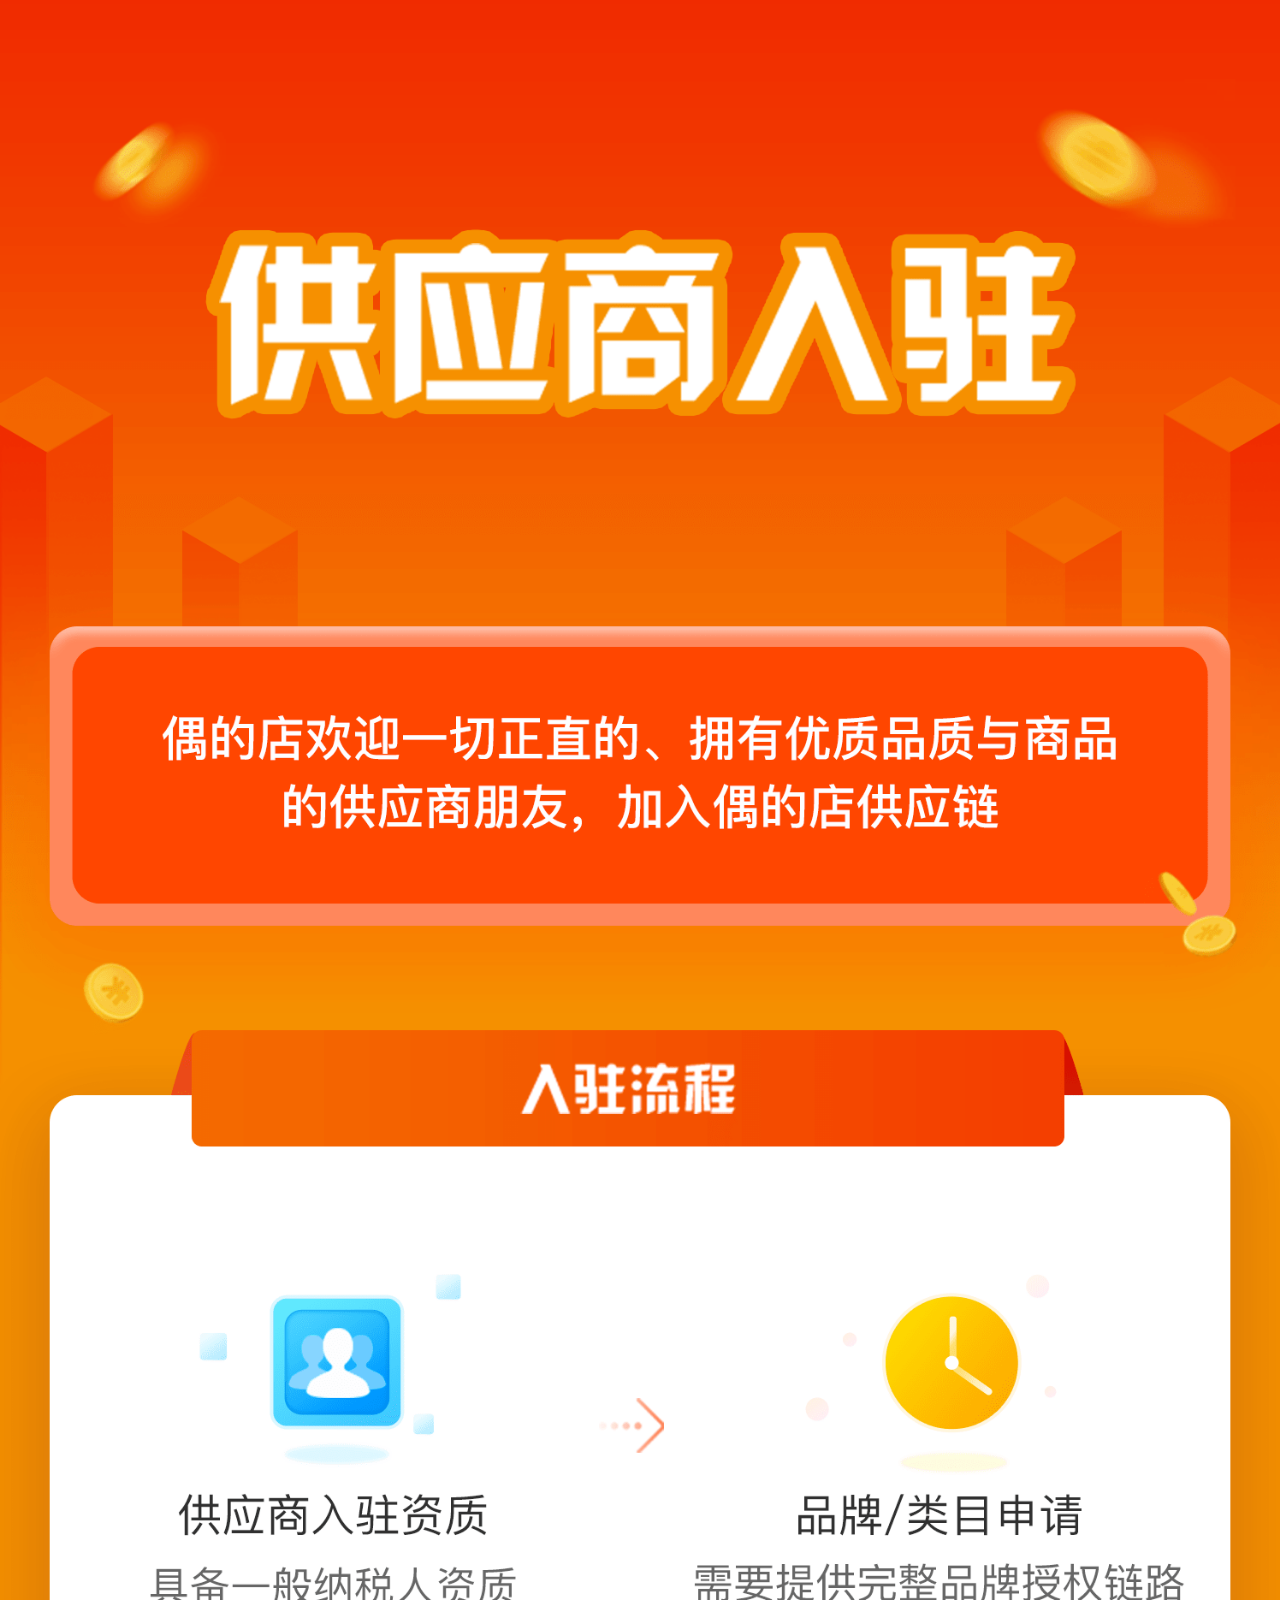
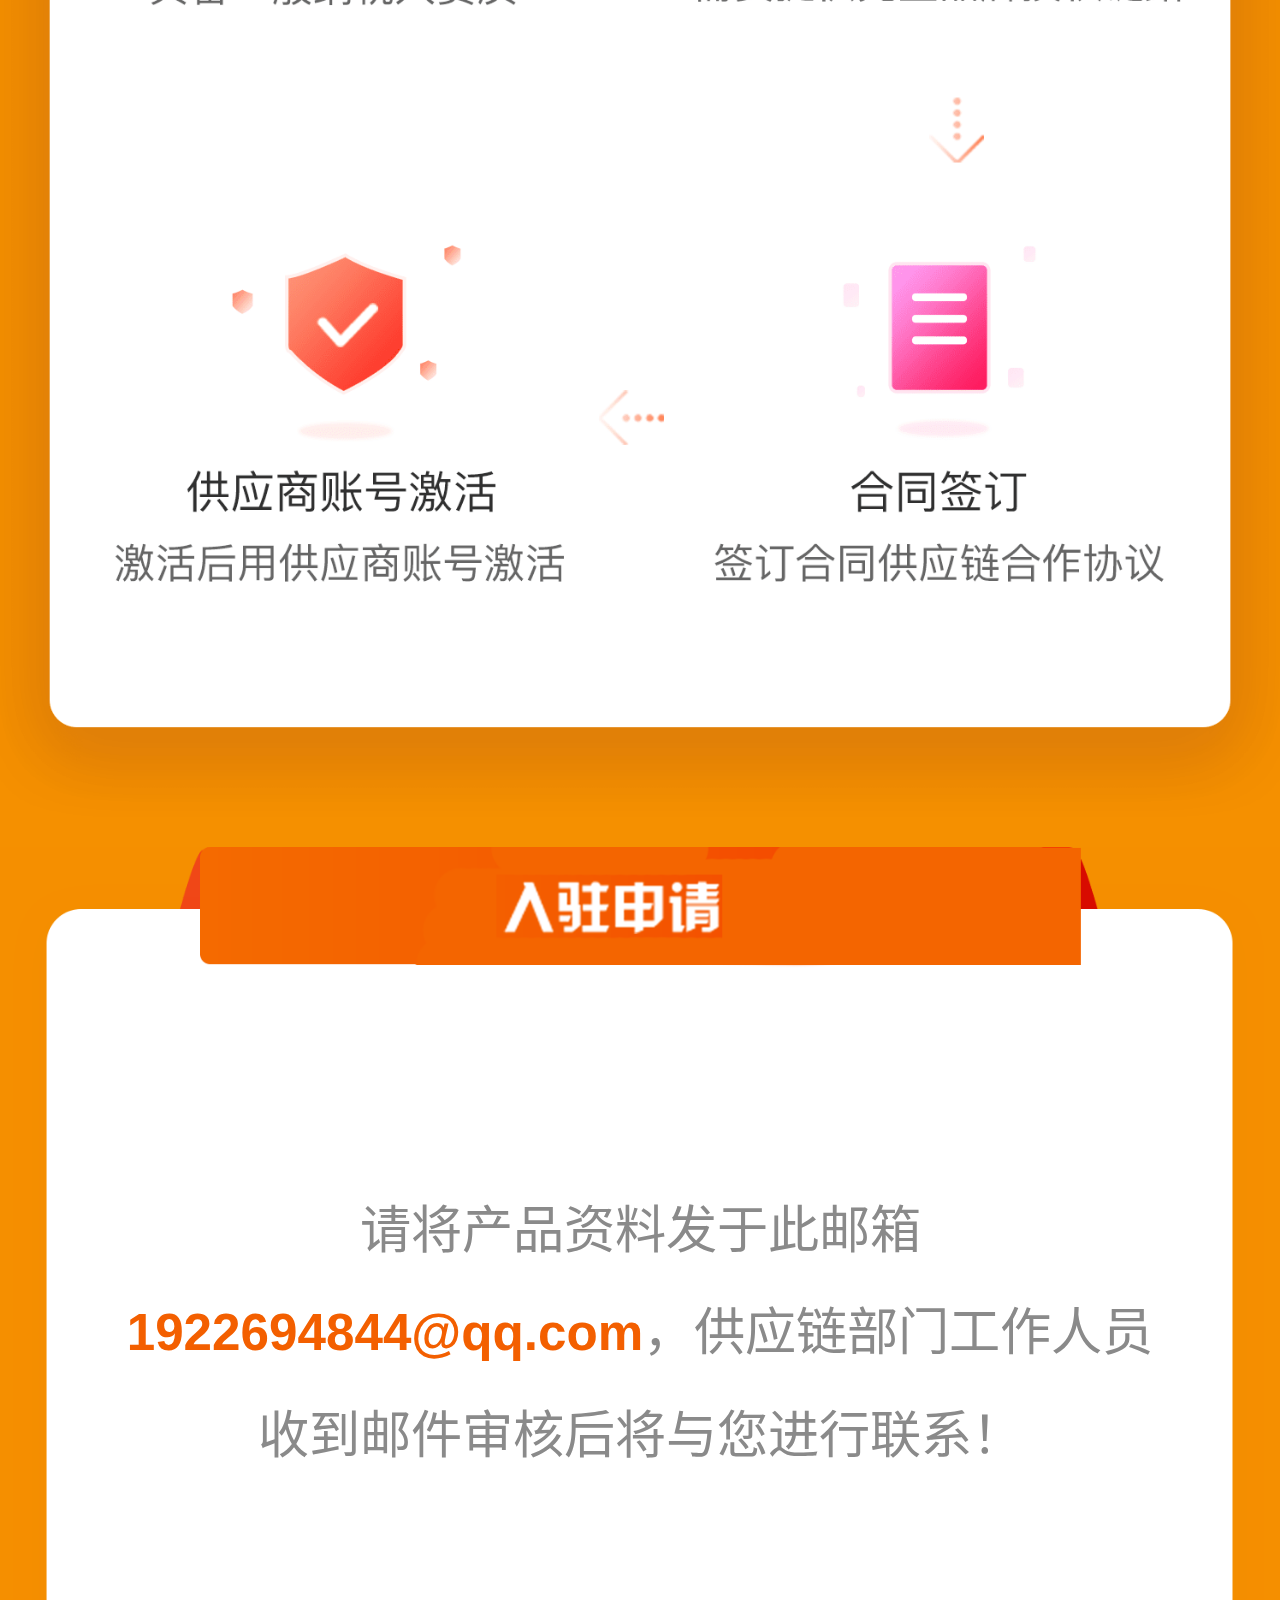
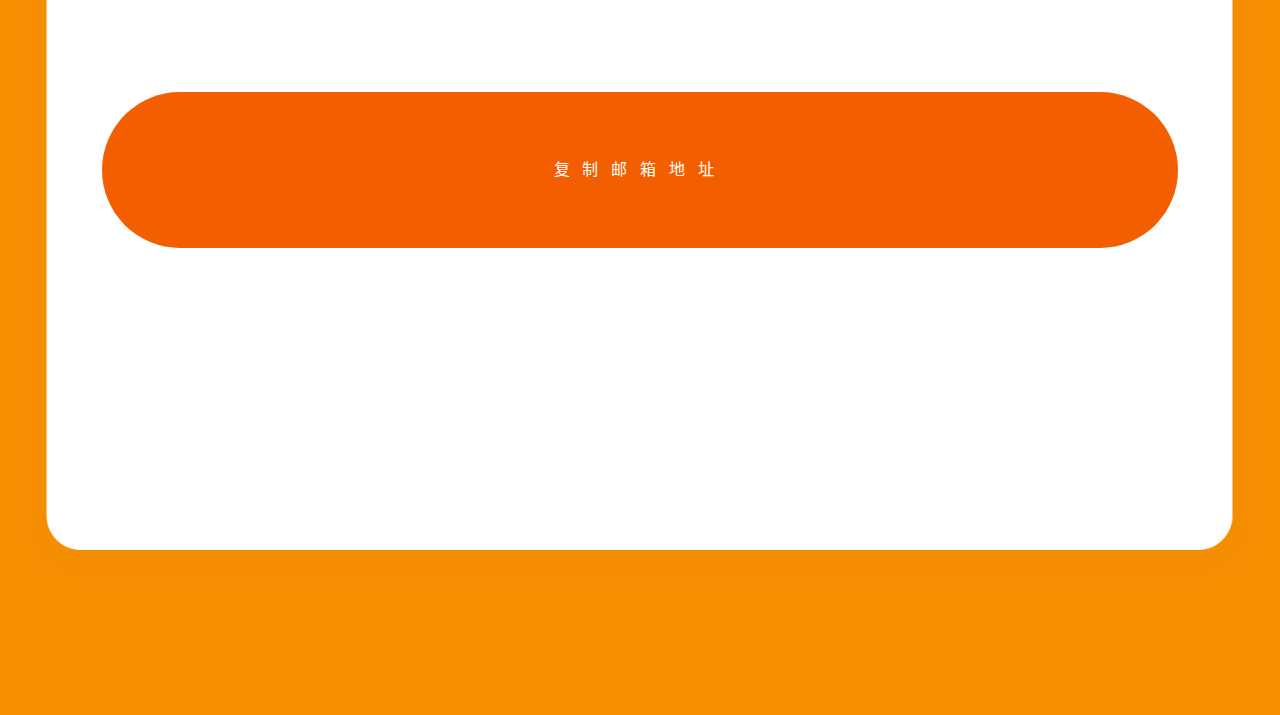
<file: supplier-check-in.html>
<!DOCTYPE html>
<html lang="zh-CN">
  <head>
    <meta charset="UTF-8" />
    <meta
      name="viewport"
      content="width=device-width, initial-scale=1.0, maximum-scale=1.0, minimum-scale=1.0, user-scalable=no viewport-fit=cover"
    />
    <title>供应商入住</title>
    <link rel="shortcut icon" type="image/x-icon" href="./favicon.ico" />
    <link href="./css/reset.css" rel="stylesheet" type="text/css" />
    <link href="https://res.wx.qq.com/open/libs/weui/2.3.0/weui.min.css" rel="stylesheet" type="text/css" />
    <script src="https://res.wx.qq.com/open/libs/weuijs/1.2.1/weui.min.js"></script>
    <style>
      .head-bg {
        width: 100vw;
        height: auto;
      }
      .content {
        width: 100vw;
        height: 114.67777vw;
        box-sizing: border-box;
        background-image: url("./img/supplier-check-in-input-bg.png");
        background-position: top center;
        background-size: 99% auto;
        background-repeat: no-repeat;
        background-color: #f58f00;
      }
      .content .content-wrap {
        margin: 0 auto;
        width: 84vw;
        padding-top: 16vw;
      }
      .content-tips {
        color: #8a8a8a;
        font-size: 4vw;
        line-height: 2;
        text-align: center;
        margin-bottom: 12vw;
        margin-top: 10vw;
      }
      .content-tips span {
        color: #f35f00;
        font-weight: bold;
      }
      .input-tips {
        color: #25283d;
        font-size: 4vw;
      }
      .input-wrap {
        margin: 2vw 0 5vw;
        border-bottom: 1px solid #eee;
        padding: 2vw 0;
      }
      .input-wrap .input {
        font-size: 3.5vw;
        width: 100%;
        caret-color: #f44000;
      }
      .submit-btn {
        display: inline-block;
        width: 100%;
        height: 12.2267vw;
        line-height: 12.2267vw;
        background-color: #f35f00;
        border-radius: 7vw;
        margin-top: 4vw;
        color: #fff;
        letter-spacing: 1vw;
      }
      .loading-wrap {
        position: fixed;
        top: 0;
        left: 0;
        height: 100vh;
        width: 100vw;
        z-index: 988;
        background-color: #4c4c4c4c;
        display: none;
      }
      #xie-loading {
        display: block;
        width: 20vw;
        height: 20vw;
      }
      #xie-loading .xie-loading {
        width: 16vw;
        height: 16vw;
      }
      .submit-success {
        position: fixed;
        top: 0;
        left: 0;
        height: 100vh;
        width: 100vw;
        z-index: 988;
        background-color: #4c4c4c4c;
        display: none;
      }
      .submit-success .success-wrap {
        position: absolute;
        top: 50%;
        left: 50%;
        width: 69.3333vw;
        height: 77.3333vw;
        transform: translate(-50%, -50%);
        -webkit-transform: translate(-50%, -50%);
        background-image: url("./img/supplier-check-in-success.png");
        background-position: center center;
        background-size: 100%;
        background-repeat: no-repeat;
      }
      .success-btn {
        display: inline-block;
        width: 28vw;
        text-align: center;
        height: 8vw;
        line-height: 8vw;
        border-radius: 4vw;
        background-image: linear-gradient(to right, #fbcc69, #ffbd31);
        color: #fff;
        font-size: 4vw;
        position: absolute;
        bottom: 6vw;
        left: 50%;
        transform: translateX(-50%);
      }
    </style>
  </head>
  <body>
    <img class="head-bg" src="./img/supplier-check-in-bg.png" alt="" />
    <div class="content">
      <div class="content-wrap">
        <p class="content-tips">
          请将产品资料发于此邮箱<span>1922694844@qq.com</span>，供应链部门工作人员收到邮件审核后将与您进行联系！
        </p>
        <button class="submit-btn" data-clipboard-text="1922694844@qq.com" onclick="copy()">复制邮箱地址</button>
      </div>
    </div>
    <!-- 弹窗 -->
    <div class="xie-toast" id="xie-toast"></div>
    <!-- loading -->
    <div class="loading-wrap">
      <div class="xie-toast" id="xie-loading">
        <i class="xie-loading"></i>
        <p>数据提交中</p>
      </div>
    </div>
    <!-- submit success -->
    <div class="submit-success" onclick="hideSuccess()">
      <div class="success-wrap" onclick="hideSuccess()">
        <button class="success-btn" onclick="hideSuccess()">我知道了</button>
      </div>
    </div>
    <link rel="stylesheet" href="./css/xie-ui-style.css" />
    <script src="https://cdn.bootcdn.net/ajax/libs/zepto/1.2.0/zepto.min.js"></script>
    <script src="./js/request.js"></script>
    <script>
      (function () {
        if (getQueryString("env")) {
          request = "https://qiyu.1qishun.com";
        }
      })();
      function getQueryString(name) {
        var reg = new RegExp("(^|&)" + name + "=([^&]*)(&|$)", "i");
        var r = window.location.search.substr(1).match(reg);
        if (r != null) {
          return unescape(r[2]);
        }
        return null;
      }
      function validTel(e) {
        inputDown();
        if (!e.target.value) {
          return false;
        }
        const reg = /^1[3-9]\d{9}$/;
        !reg.test(e.target.value) && ((e.target.value = null), errorTips("手机号不正确"));
      }
      function errorTips(v) {
        $("#xie-toast").hide();
        $("#xie-toast")
          .html("<p>" + v + "</p>")
          .show();
        setTimeout(function () {
          $("#xie-toast").hide();
        }, 3000);
      }
      function submit() {
        if ($("#name").val()) {
          if ($("#phone").val()) {
            var submitData = {
              client: "h5",
              data: {
                mobile: $("#phone").val(),
                userName: $("#name").val(),
              },
              package: "supplier-h5",
              token: "",
              version: "1.0.0",
            };
            $(".loading-wrap").show();
            $.ajax({
              url: request + "/api/logIn/applySupplier",
              data: JSON.stringify(submitData),
              type: "POST",
              contentType: "application/json;charset=UTF-8",
              success: function (data) {
                if (data.result === 1) {
                  $("#phone").val("");
                  $("#name").val("");
                  $(".submit-success").show();
                } else {
                  errorTips(data.message);
                }
              },
              complete: function () {
                $(".loading-wrap").hide();
              },
            });
          } else {
            errorTips("请输入手机号码");
          }
        } else {
          errorTips("请输入联系人");
        }
      }
      function hideSuccess() {
        $(".submit-success").hide();
      }
      function inputDown() {
        window.scrollTo(0, Math.max(document.body.clientHeight, document.documentElement.clientHeight));
      }
      function isAndroid() {
        let Nav = window.navigator.userAgent.toLowerCase();
        return Nav.match(/android/i) == "android";
      }
      //处理input focus时被键盘遮挡问题
      if (isAndroid()) {
        window.addEventListener("resize", function () {
          if (document.activeElement.tagName == "INPUT" || document.activeElement.tagName == "TEXTAREA") {
            window.setTimeout(function () {
              document.activeElement.scrollIntoViewIfNeeded();
            }, 0);
          }
        });
      }
    </script>
    <script src="./js/clipboard.min.js"></script>
    <script>
      function copy() {
        console.log(1);
        var btnCopy = new ClipboardJS(".submit-btn");
        console.log(btnCopy);
        btnCopy.on("success", function (e) {
          weui.toast("已复制", {
            duration: 2000,
            className: "custom-classname",
          });
          btnCopy.destroy();
        });
        btnCopy.on("error", function (e) {
          weui.topTips("复制失败", {
            duration: 3000,
            className: "custom-classname",
          });
          btnCopy.destroy();
        });
      }
    </script>
  </body>
</html>
</file>
<file: css/h5Activity.css>
* {
  margin: 0;
  padding: 0;
}
#app {
  width: 100vw;
  height: auto;
  overflow-y: scroll;
  display: flex;
  flex-direction: column;
  align-items: center;
  background-image: url("../images/back.png");
  background-repeat: no-repeat;
  background-size: 100% auto;
  background-position: 0 0;
  min-height: 100vh;
  background-color: #c32c66;
}
.back {
  width: 100vw;
  position: fixed;
  top: 0;
  left: 0;
}
.content-box {
  width: 96%;
  position: relative;
  margin-top: 15px;
}
.first-box {
  margin-top: 80.67%;
}
.content-box > .content-title {
  width: 100%;
  position: absolute;
  left: 0;
  top: 0;
}
.content-box > .content {
  width: 100%;
  box-sizing: border-box;
  border: 7px solid #b40f4e;
  border-radius: 30px;
  min-height: 335px;
  margin-top: 39px;
  display: flex;
  flex-direction: column;
  align-items: center;
  background-color: #c32c66;
}
.content-info {
  -webkit-text-size-adjust: auto;
  text-size-adjust: auto;
  font-size: 0.267rem;
  /* transform: scale(0.83); */
  margin-top: 60px;
  color: white;
}
.coupon-box {
  width: 91.67%;
  display: flex;
  justify-content: space-between;
  margin-top: 14px;
  flex-wrap: wrap;
}
.goods-cate {
  width: 100%;
  height: 7rem;
}
.coupon {
  width: 2.133rem;
  height: 2.426rem;
}
.coupon:not(.nomar) {
  margin-top: 10px;
}
.re {
  width: 2.027rem;
  height: 2.56rem;
  margin-top: 70px;
}
.btn {
  width: 242px;
  margin-top: 22px;
}
.rules {
  width: 95.83%;
  margin-top: 10px;
  font-size: 0.32rem;
  color: #f1e746;
  transition: all 0.3s;
  height: auto;
}
.rules-title {
  width: max-content;
  display: flex;
  margin: 0 auto;
}
.rules-content {
  font-size: 0.24rem;
  /* transform: scale(0.75); */
}
.rules-row {
  display: flex;
  margin-top: 7px;
}
/* .rules-row:first-child {
  margin-top: 0;
} */
.rules-row > span {
  flex: 1;
  display: flex;
  flex-wrap: wrap;
  line-height: 1.4;
}
.rules-row > .circle {
  width: 0.32rem;
  height: 0.32rem;
  border-radius: 50%;
  text-align: center;
  margin-right: 10px;
  border: 1px solid #f1e746;
}
.circle > span {
  font-size: 0.16rem;
  /* transform: scale(0.3); */
  font-family: "微软雅黑";
  line-height: inherit;
}
.show-more {
  width: 100%;
  display: flex;
  justify-content: center;
  margin: 10px 0 7px;
}
.rotate {
  width: 0.32rem;
  height: 0.24rem;
  transform: rotate(180deg);
  transition: all 0.5s;
}
.normal {
  width: 0.32rem;
  height: 0.24rem;
  transition: all 0.5s;
}
.last-box {
  margin-bottom: 20px;
}
.mask {
  width: 100vw;
  height: 100vh;
  position: fixed;
  top: 0;
  left: 0;
  background-color: rgba(0, 0, 0, 0.3);
  display: flex;
  justify-content: center;
  align-items: center;
}
.mask-content {
  width: 330px;
  display: flex;
  flex-direction: column;
  align-items: center;
  color: #e92a73;
  border-radius: 10px;
  background-color: white;
  overflow: hidden;
}
.mask-info {
  font-weight: bold;
  font-size: 0.64rem;
}
.cancel-btn {
  align-self: flex-end;
  width: 0.4rem;
  height: 0.4rem;
  margin: 5px 5px 0 0;
}
.mask-tip {
  font-size: 0.2667rem;
  margin: 20px 0;
}
.mask-btn {
  width: 100%;
  background-image: linear-gradient(to bottom, #f25692, #c32c66);
  color: white;
  height: 1.067rem;
  font-size: 0.4rem;
  display: flex;
  justify-content: center;
  align-items: center;
  box-shadow: 0 -1px 3px rgba(0, 0, 0, 0.2);
}
</file>
<file: css/xie-ui-style.css>
.xie-toast {
  display: none;
  max-width: 60vw;
  background-color: #4c4c4c;
  padding: 2.66667vw;
  border-radius: 2.13333vw;
  font-size: 3.73333vw;
  text-align: center;
  color: #fff;
  position: fixed;
  left: 50%;
  top: 50%;
  -webkit-transform: translate(-50%, -50%);
  transform: translate(-50%, -50%);
  z-index: 988;
}
.xie-loading {
  width: 5.3333vw;
  height: 5.3333vw;
  display: inline-block;
  vertical-align: middle;
  animation: weuiLoading 1s steps(12, end) infinite;
  background: transparent
    url("data:image/svg+xml;charset=utf8, %3Csvg xmlns='http://www.w3.org/2000/svg' width='120' height='120' viewBox='0 0 100 100'%3E%3Cpath fill='none' d='M0 0h100v100H0z'/%3E%3Crect width='7' height='20' x='46.5' y='40' fill='%23E9E9E9' rx='5' ry='5' transform='translate(0 -30)'/%3E%3Crect width='7' height='20' x='46.5' y='40' fill='%23989697' rx='5' ry='5' transform='rotate(30 105.98 65)'/%3E%3Crect width='7' height='20' x='46.5' y='40' fill='%239B999A' rx='5' ry='5' transform='rotate(60 75.98 65)'/%3E%3Crect width='7' height='20' x='46.5' y='40' fill='%23A3A1A2' rx='5' ry='5' transform='rotate(90 65 65)'/%3E%3Crect width='7' height='20' x='46.5' y='40' fill='%23ABA9AA' rx='5' ry='5' transform='rotate(120 58.66 65)'/%3E%3Crect width='7' height='20' x='46.5' y='40' fill='%23B2B2B2' rx='5' ry='5' transform='rotate(150 54.02 65)'/%3E%3Crect width='7' height='20' x='46.5' y='40' fill='%23BAB8B9' rx='5' ry='5' transform='rotate(180 50 65)'/%3E%3Crect width='7' height='20' x='46.5' y='40' fill='%23C2C0C1' rx='5' ry='5' transform='rotate(-150 45.98 65)'/%3E%3Crect width='7' height='20' x='46.5' y='40' fill='%23CBCBCB' rx='5' ry='5' transform='rotate(-120 41.34 65)'/%3E%3Crect width='7' height='20' x='46.5' y='40' fill='%23D2D2D2' rx='5' ry='5' transform='rotate(-90 35 65)'/%3E%3Crect width='7' height='20' x='46.5' y='40' fill='%23DADADA' rx='5' ry='5' transform='rotate(-60 24.02 65)'/%3E%3Crect width='7' height='20' x='46.5' y='40' fill='%23E2E2E2' rx='5' ry='5' transform='rotate(-30 -5.98 65)'/%3E%3C/svg%3E")
    no-repeat;
  background-size: 100%;
}
@-webkit-keyframes weuiLoading {
  0% {
    transform: rotate3d(0, 0, 1, 0deg);
  }
  100% {
    transform: rotate3d(0, 0, 1, 360deg);
  }
}
@keyframes weuiLoading {
  0% {
    transform: rotate3d(0, 0, 1, 0deg);
  }
  100% {
    transform: rotate3d(0, 0, 1, 360deg);
  }
}
</file>
